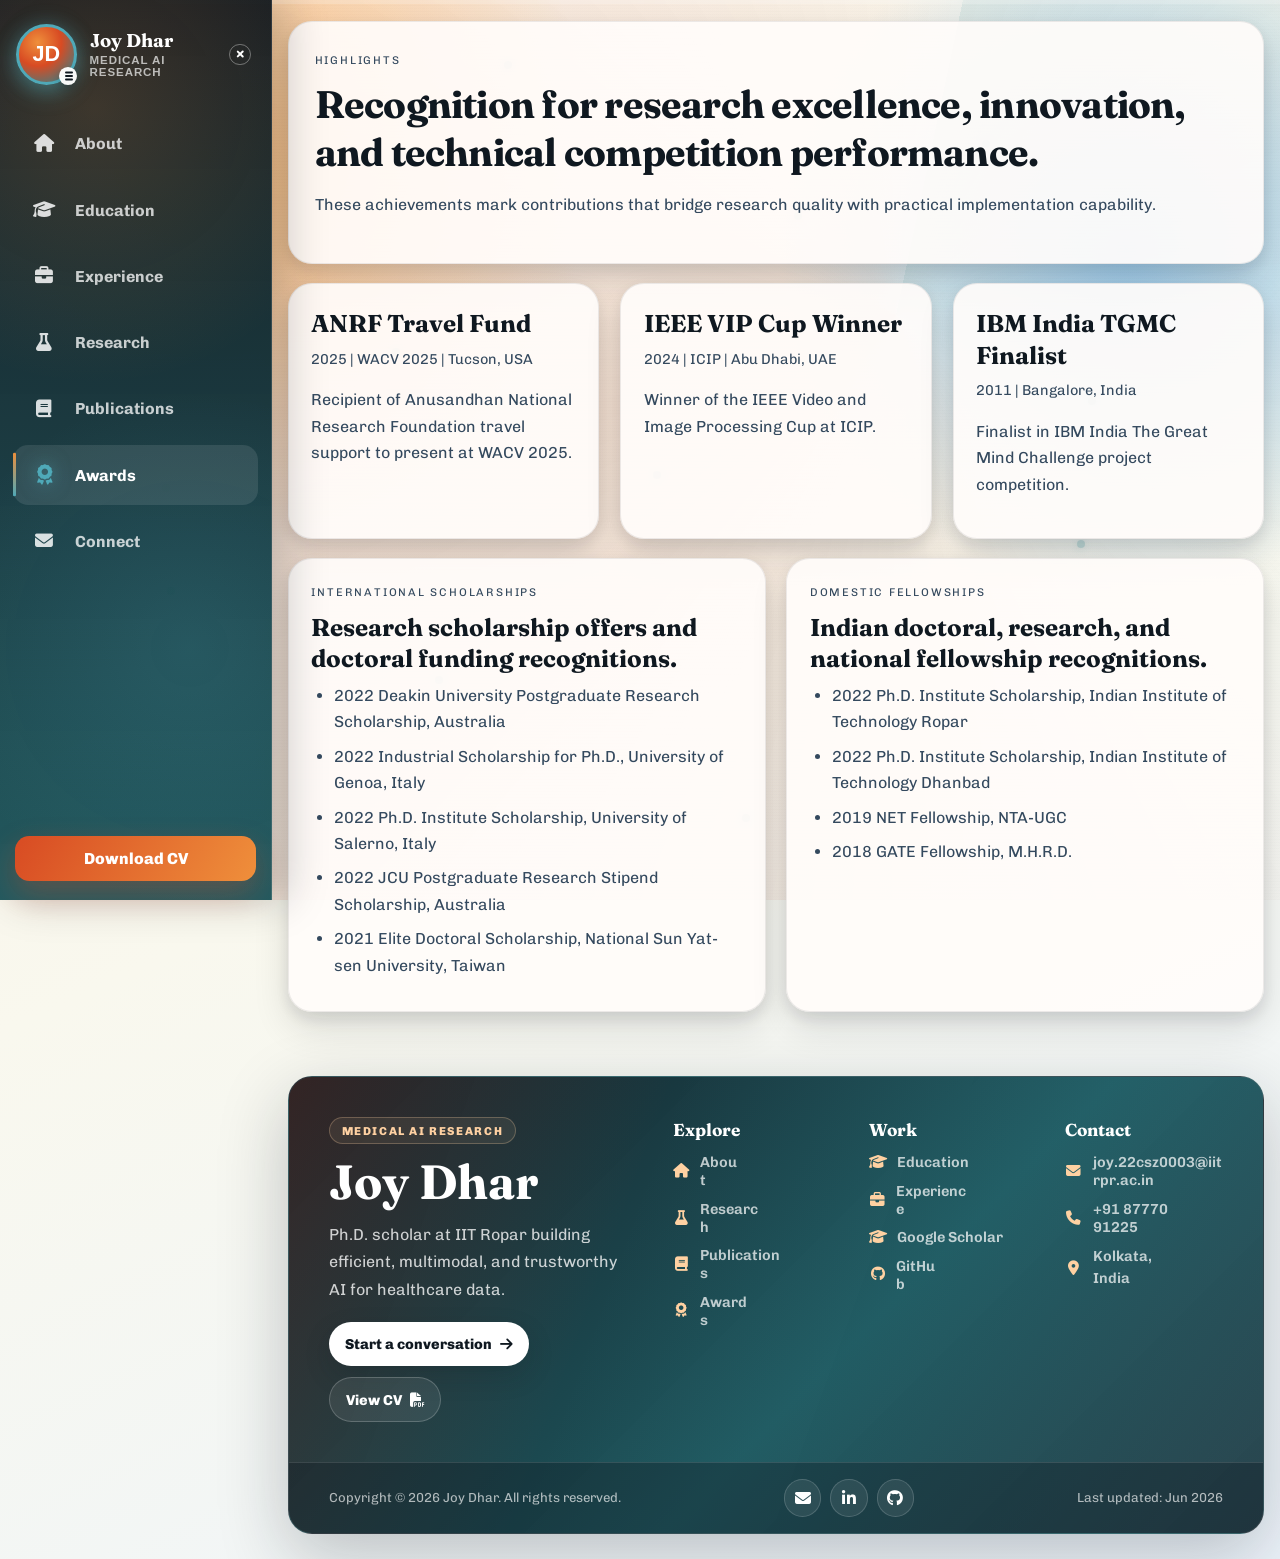
<file: awards.html>
<!DOCTYPE html>
<html lang="en">
<head>
  <meta charset="UTF-8">
  <meta name="viewport" content="width=device-width, initial-scale=1.0">
  <meta name="description" content="Joy Dhar | Awards">
  <title>Joy Dhar | Awards</title>
  <link rel="preconnect" href="https://fonts.googleapis.com">
  <link rel="preconnect" href="https://fonts.gstatic.com" crossorigin>
  <link href="https://fonts.googleapis.com/css2?family=Chivo:wght@400;600;800&family=Fraunces:opsz,wght@9..144,500;9..144,700&display=swap" rel="stylesheet">
  <link rel="stylesheet" href="https://cdnjs.cloudflare.com/ajax/libs/font-awesome/6.5.1/css/all.min.css">
  <link rel="stylesheet" href="styles.css">
</head>
<body class="page-awards">
  <div class="atmosphere"></div>
  <div class="grain-layer"></div>

  <aside class="side-nav expanded" id="sideNav">
    <button class="side-nav-toggle" id="sideNavToggle" type="button" aria-label="Collapse side navigation" aria-expanded="true">
      <span class="side-brand-mark" aria-hidden="true"><span class="side-brand-initials">JD</span></span>
      <span class="side-brand-copy">
        <span class="side-brand-name">Joy Dhar</span>
        <span class="side-brand-role">Medical AI Research</span>
      </span>
      <span class="side-toggle-glyph" aria-hidden="true"></span>
    </button>

    <nav class="side-nav-links" aria-label="Portfolio sections">
      <a class="side-link" href="index.html" data-tooltip="About"><span class="side-icon" aria-hidden="true"><i class="fa-solid fa-house"></i></span><span class="side-text">About</span></a>
      <a class="side-link" href="education.html" data-tooltip="Education"><span class="side-icon" aria-hidden="true"><i class="fa-solid fa-graduation-cap"></i></span><span class="side-text">Education</span></a>
      <a class="side-link" href="experience.html" data-tooltip="Experience"><span class="side-icon" aria-hidden="true"><i class="fa-solid fa-briefcase"></i></span><span class="side-text">Experience</span></a>
      <a class="side-link" href="research.html" data-tooltip="Research"><span class="side-icon" aria-hidden="true"><i class="fa-solid fa-flask"></i></span><span class="side-text">Research</span></a>
      <a class="side-link" href="publications.html" data-tooltip="Publications"><span class="side-icon" aria-hidden="true"><i class="fa-solid fa-book"></i></span><span class="side-text">Publications</span></a>
      <a class="side-link active" href="awards.html" data-tooltip="Awards"><span class="side-icon" aria-hidden="true"><i class="fa-solid fa-award"></i></span><span class="side-text">Awards</span></a>
      <a class="side-link" href="connect.html" data-tooltip="Connect"><span class="side-icon" aria-hidden="true"><i class="fa-solid fa-envelope"></i></span><span class="side-text">Connect</span></a>
    </nav>

    <div class="side-nav-actions">
      <a href="Joy_Dhar_CV.pdf" target="_blank" rel="noopener noreferrer">Download CV</a>
    </div>
  </aside>

  <main class="page-shell">
    <section class="hero card reveal">
      <p class="section-label">Highlights</p>
      <h2>Recognition for research excellence, innovation, and technical competition performance.</h2>
      <p>These achievements mark contributions that bridge research quality with practical implementation capability.</p>
    </section>

    <section class="grid-three reveal">
      <article class="card">
        <h3>ANRF Travel Fund</h3>
        <p class="meta">2025 | WACV 2025 | Tucson, USA</p>
        <p>Recipient of Anusandhan National Research Foundation travel support to present at WACV 2025.</p>
      </article>
      <article class="card">
        <h3>IEEE VIP Cup Winner</h3>
        <p class="meta">2024 | ICIP | Abu Dhabi, UAE</p>
        <p>Winner of the IEEE Video and Image Processing Cup at ICIP.</p>
      </article>
      <article class="card">
        <h3>IBM India TGMC Finalist</h3>
        <p class="meta">2011 | Bangalore, India</p>
        <p>Finalist in IBM India The Great Mind Challenge project competition.</p>
      </article>
    </section>

    <section class="grid-two reveal">
      <article class="card">
        <p class="section-label">International Scholarships</p>
        <h3>Research scholarship offers and doctoral funding recognitions.</h3>
        <ul>
          <li>2022 Deakin University Postgraduate Research Scholarship, Australia</li>
          <li>2022 Industrial Scholarship for Ph.D., University of Genoa, Italy</li>
          <li>2022 Ph.D. Institute Scholarship, University of Salerno, Italy</li>
          <li>2022 JCU Postgraduate Research Stipend Scholarship, Australia</li>
          <li>2021 Elite Doctoral Scholarship, National Sun Yat-sen University, Taiwan</li>
        </ul>
      </article>

      <article class="card">
        <p class="section-label">Domestic Fellowships</p>
        <h3>Indian doctoral, research, and national fellowship recognitions.</h3>
        <ul>
          <li>2022 Ph.D. Institute Scholarship, Indian Institute of Technology Ropar</li>
          <li>2022 Ph.D. Institute Scholarship, Indian Institute of Technology Dhanbad</li>
          <li>2019 NET Fellowship, NTA-UGC</li>
          <li>2018 GATE Fellowship, M.H.R.D.</li>
        </ul>
      </article>
    </section>
  </main>

  <footer class="site-footer" aria-label="Site footer">
    <div class="footer-grid">
      <section class="footer-brand" aria-labelledby="footer-brand-title">
        <p class="footer-kicker">Medical AI Research</p>
        <h2 id="footer-brand-title">Joy Dhar</h2>
        <p>Ph.D. scholar at IIT Ropar building efficient, multimodal, and trustworthy AI for healthcare data.</p>
        <div class="footer-actions">
          <a class="footer-cta" href="mailto:joy.22csz0003@iitrpr.ac.in">
            Start a conversation <i class="fa-solid fa-arrow-right" aria-hidden="true"></i>
          </a>
          <a class="footer-cta secondary" href="Joy_Dhar_CV.pdf" target="_blank" rel="noopener noreferrer">
            View CV <i class="fa-solid fa-file-pdf" aria-hidden="true"></i>
          </a>
        </div>
      </section>

      <nav class="footer-block" aria-label="Footer navigation">
        <p class="footer-title">Explore</p>
        <a href="index.html"><i class="fa-solid fa-house" aria-hidden="true"></i>About</a>
        <a href="research.html"><i class="fa-solid fa-flask" aria-hidden="true"></i>Research</a>
        <a href="publications.html"><i class="fa-solid fa-book" aria-hidden="true"></i>Publications</a>
        <a href="awards.html"><i class="fa-solid fa-award" aria-hidden="true"></i>Awards</a>
      </nav>

      <nav class="footer-block" aria-label="Research links">
        <p class="footer-title">Work</p>
        <a href="education.html"><i class="fa-solid fa-graduation-cap" aria-hidden="true"></i>Education</a>
        <a href="experience.html"><i class="fa-solid fa-briefcase" aria-hidden="true"></i>Experience</a>
        <a href="https://scholar.google.com/citations?user=Rc6ezD0AAAAJ&hl=en" target="_blank" rel="noopener noreferrer"><i class="fa-solid fa-graduation-cap" aria-hidden="true"></i>Google Scholar</a>
        <a href="https://github.com/misti1203" target="_blank" rel="noopener noreferrer"><i class="fa-brands fa-github" aria-hidden="true"></i>GitHub</a>
      </nav>

      <section class="footer-block footer-contact">
        <p class="footer-title">Contact</p>
        <a href="mailto:joy.22csz0003@iitrpr.ac.in"><i class="fa-solid fa-envelope" aria-hidden="true"></i>joy.22csz0003@iitrpr.ac.in</a>
        <a href="tel:+918777091225"><i class="fa-solid fa-phone" aria-hidden="true"></i>+91 87770 91225</a>
        <span><i class="fa-solid fa-location-dot" aria-hidden="true"></i>Kolkata, India</span>
      </section>
    </div>

    <div class="footer-meta">
      <p>Copyright &copy; <span class="current-year">2026</span> Joy Dhar. All rights reserved.</p>
      <div class="footer-social" aria-label="Social profiles">
        <a href="mailto:joy.22csz0003@iitrpr.ac.in" aria-label="Email Joy Dhar"><i class="fa-solid fa-envelope" aria-hidden="true"></i></a>
        <a href="https://linkedin.com/in/joy-dhar-42930a248" target="_blank" rel="noopener noreferrer" aria-label="LinkedIn profile"><i class="fa-brands fa-linkedin-in" aria-hidden="true"></i></a>
        <a href="https://github.com/misti1203" target="_blank" rel="noopener noreferrer" aria-label="GitHub profile"><i class="fa-brands fa-github" aria-hidden="true"></i></a>
      </div>
      <p>Last updated: Jun 2026</p>
    </div>
  </footer>

  <script src="script.js"></script>
</body>
</html>
</file>
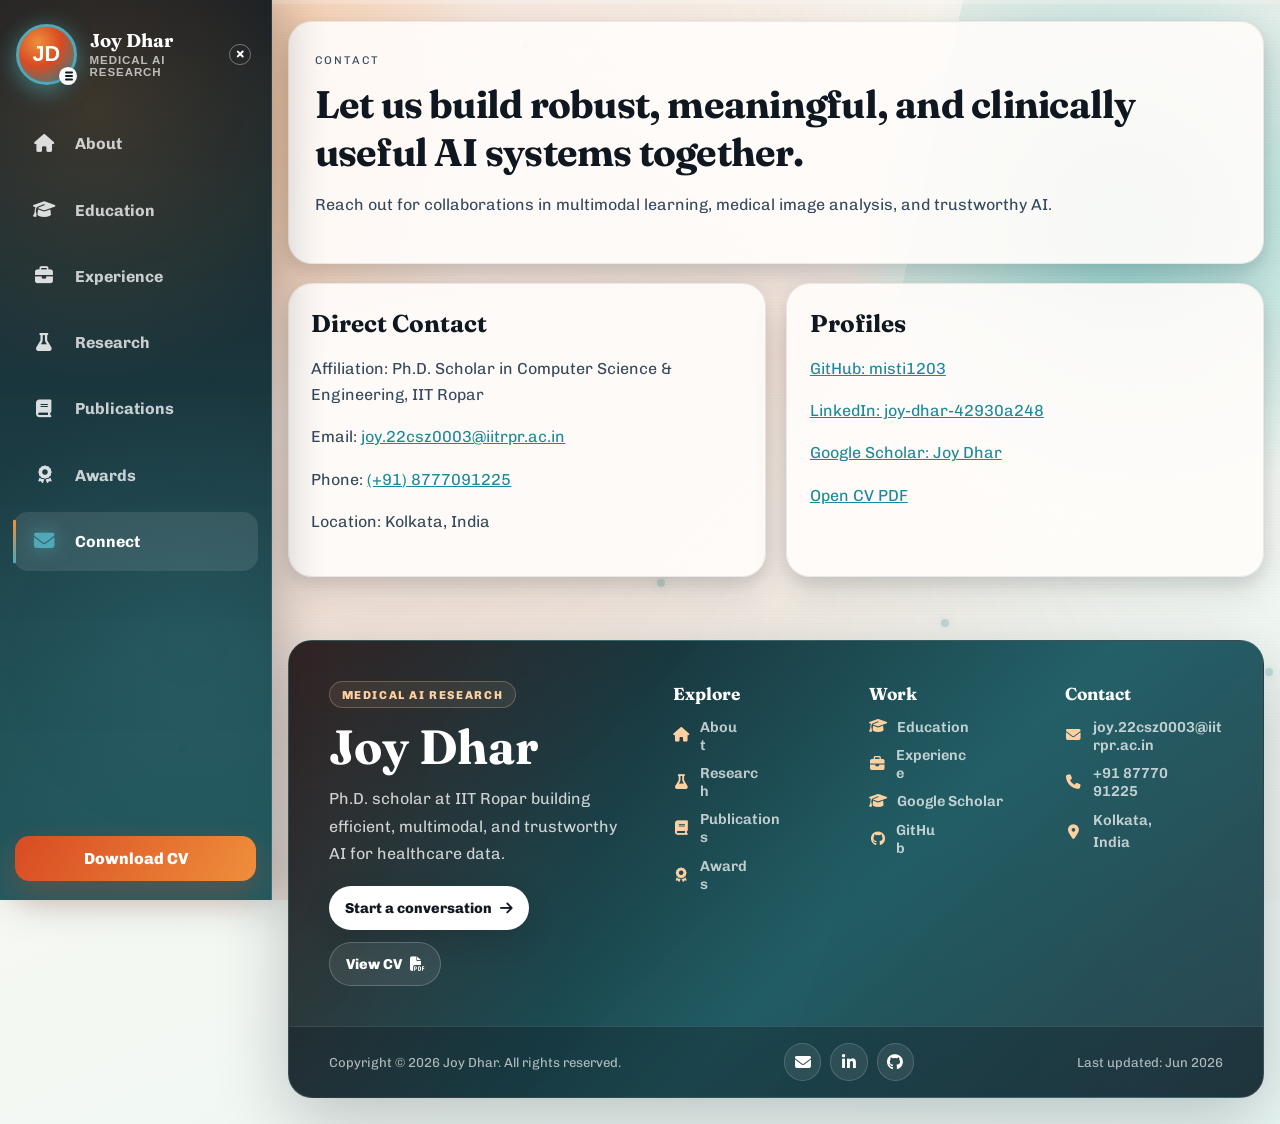
<file: connect.html>
<!DOCTYPE html>
<html lang="en">
<head>
  <meta charset="UTF-8">
  <meta name="viewport" content="width=device-width, initial-scale=1.0">
  <meta name="description" content="Joy Dhar | Connect">
  <title>Joy Dhar | Connect</title>
  <link rel="preconnect" href="https://fonts.googleapis.com">
  <link rel="preconnect" href="https://fonts.gstatic.com" crossorigin>
  <link href="https://fonts.googleapis.com/css2?family=Chivo:wght@400;600;800&family=Fraunces:opsz,wght@9..144,500;9..144,700&display=swap" rel="stylesheet">
  <link rel="stylesheet" href="https://cdnjs.cloudflare.com/ajax/libs/font-awesome/6.5.1/css/all.min.css">
  <link rel="stylesheet" href="styles.css">
</head>
<body class="page-connect">
  <div class="atmosphere"></div>
  <div class="grain-layer"></div>

  <aside class="side-nav expanded" id="sideNav">
    <button class="side-nav-toggle" id="sideNavToggle" type="button" aria-label="Collapse side navigation" aria-expanded="true">
      <span class="side-brand-mark" aria-hidden="true"><span class="side-brand-initials">JD</span></span>
      <span class="side-brand-copy">
        <span class="side-brand-name">Joy Dhar</span>
        <span class="side-brand-role">Medical AI Research</span>
      </span>
      <span class="side-toggle-glyph" aria-hidden="true"></span>
    </button>

    <nav class="side-nav-links" aria-label="Portfolio sections">
      <a class="side-link" href="index.html" data-tooltip="About"><span class="side-icon" aria-hidden="true"><i class="fa-solid fa-house"></i></span><span class="side-text">About</span></a>
      <a class="side-link" href="education.html" data-tooltip="Education"><span class="side-icon" aria-hidden="true"><i class="fa-solid fa-graduation-cap"></i></span><span class="side-text">Education</span></a>
      <a class="side-link" href="experience.html" data-tooltip="Experience"><span class="side-icon" aria-hidden="true"><i class="fa-solid fa-briefcase"></i></span><span class="side-text">Experience</span></a>
      <a class="side-link" href="research.html" data-tooltip="Research"><span class="side-icon" aria-hidden="true"><i class="fa-solid fa-flask"></i></span><span class="side-text">Research</span></a>
      <a class="side-link" href="publications.html" data-tooltip="Publications"><span class="side-icon" aria-hidden="true"><i class="fa-solid fa-book"></i></span><span class="side-text">Publications</span></a>
      <a class="side-link" href="awards.html" data-tooltip="Awards"><span class="side-icon" aria-hidden="true"><i class="fa-solid fa-award"></i></span><span class="side-text">Awards</span></a>
      <a class="side-link active" href="connect.html" data-tooltip="Connect"><span class="side-icon" aria-hidden="true"><i class="fa-solid fa-envelope"></i></span><span class="side-text">Connect</span></a>
    </nav>

    <div class="side-nav-actions">
      <a href="Joy_Dhar_CV.pdf" target="_blank" rel="noopener noreferrer">Download CV</a>
    </div>
  </aside>

  <main class="page-shell">
    <section class="hero card reveal">
      <p class="section-label">Contact</p>
      <h2>Let us build robust, meaningful, and clinically useful AI systems together.</h2>
      <p>Reach out for collaborations in multimodal learning, medical image analysis, and trustworthy AI.</p>
    </section>

    <section class="grid-two reveal">
      <article class="card">
        <h3>Direct Contact</h3>
        <p>Affiliation: Ph.D. Scholar in Computer Science & Engineering, IIT Ropar</p>
        <p>Email: <a href="mailto:joy.22csz0003@iitrpr.ac.in">joy.22csz0003@iitrpr.ac.in</a></p>
        <p>Phone: <a href="tel:+918777091225">(+91) 8777091225</a></p>
        <p>Location: Kolkata, India</p>
      </article>

      <article class="card">
        <h3>Profiles</h3>
        <p><a href="https://github.com/misti1203" target="_blank" rel="noopener noreferrer">GitHub: misti1203</a></p>
        <p><a href="https://linkedin.com/in/joy-dhar-42930a248" target="_blank" rel="noopener noreferrer">LinkedIn: joy-dhar-42930a248</a></p>
        <p><a href="https://scholar.google.com/citations?user=Rc6ezD0AAAAJ&hl=en" target="_blank" rel="noopener noreferrer">Google Scholar: Joy Dhar</a></p>
        <p><a href="Joy_Dhar_CV.pdf" target="_blank" rel="noopener noreferrer">Open CV PDF</a></p>
      </article>
    </section>
  </main>

  <footer class="site-footer" aria-label="Site footer">
    <div class="footer-grid">
      <section class="footer-brand" aria-labelledby="footer-brand-title">
        <p class="footer-kicker">Medical AI Research</p>
        <h2 id="footer-brand-title">Joy Dhar</h2>
        <p>Ph.D. scholar at IIT Ropar building efficient, multimodal, and trustworthy AI for healthcare data.</p>
        <div class="footer-actions">
          <a class="footer-cta" href="mailto:joy.22csz0003@iitrpr.ac.in">
            Start a conversation <i class="fa-solid fa-arrow-right" aria-hidden="true"></i>
          </a>
          <a class="footer-cta secondary" href="Joy_Dhar_CV.pdf" target="_blank" rel="noopener noreferrer">
            View CV <i class="fa-solid fa-file-pdf" aria-hidden="true"></i>
          </a>
        </div>
      </section>

      <nav class="footer-block" aria-label="Footer navigation">
        <p class="footer-title">Explore</p>
        <a href="index.html"><i class="fa-solid fa-house" aria-hidden="true"></i>About</a>
        <a href="research.html"><i class="fa-solid fa-flask" aria-hidden="true"></i>Research</a>
        <a href="publications.html"><i class="fa-solid fa-book" aria-hidden="true"></i>Publications</a>
        <a href="awards.html"><i class="fa-solid fa-award" aria-hidden="true"></i>Awards</a>
      </nav>

      <nav class="footer-block" aria-label="Research links">
        <p class="footer-title">Work</p>
        <a href="education.html"><i class="fa-solid fa-graduation-cap" aria-hidden="true"></i>Education</a>
        <a href="experience.html"><i class="fa-solid fa-briefcase" aria-hidden="true"></i>Experience</a>
        <a href="https://scholar.google.com/citations?user=Rc6ezD0AAAAJ&hl=en" target="_blank" rel="noopener noreferrer"><i class="fa-solid fa-graduation-cap" aria-hidden="true"></i>Google Scholar</a>
        <a href="https://github.com/misti1203" target="_blank" rel="noopener noreferrer"><i class="fa-brands fa-github" aria-hidden="true"></i>GitHub</a>
      </nav>

      <section class="footer-block footer-contact">
        <p class="footer-title">Contact</p>
        <a href="mailto:joy.22csz0003@iitrpr.ac.in"><i class="fa-solid fa-envelope" aria-hidden="true"></i>joy.22csz0003@iitrpr.ac.in</a>
        <a href="tel:+918777091225"><i class="fa-solid fa-phone" aria-hidden="true"></i>+91 87770 91225</a>
        <span><i class="fa-solid fa-location-dot" aria-hidden="true"></i>Kolkata, India</span>
      </section>
    </div>

    <div class="footer-meta">
      <p>Copyright &copy; <span class="current-year">2026</span> Joy Dhar. All rights reserved.</p>
      <div class="footer-social" aria-label="Social profiles">
        <a href="mailto:joy.22csz0003@iitrpr.ac.in" aria-label="Email Joy Dhar"><i class="fa-solid fa-envelope" aria-hidden="true"></i></a>
        <a href="https://linkedin.com/in/joy-dhar-42930a248" target="_blank" rel="noopener noreferrer" aria-label="LinkedIn profile"><i class="fa-brands fa-linkedin-in" aria-hidden="true"></i></a>
        <a href="https://github.com/misti1203" target="_blank" rel="noopener noreferrer" aria-label="GitHub profile"><i class="fa-brands fa-github" aria-hidden="true"></i></a>
      </div>
      <p>Last updated: Jun 2026</p>
    </div>
  </footer>

  <script src="script.js"></script>
</body>
</html>
</file>
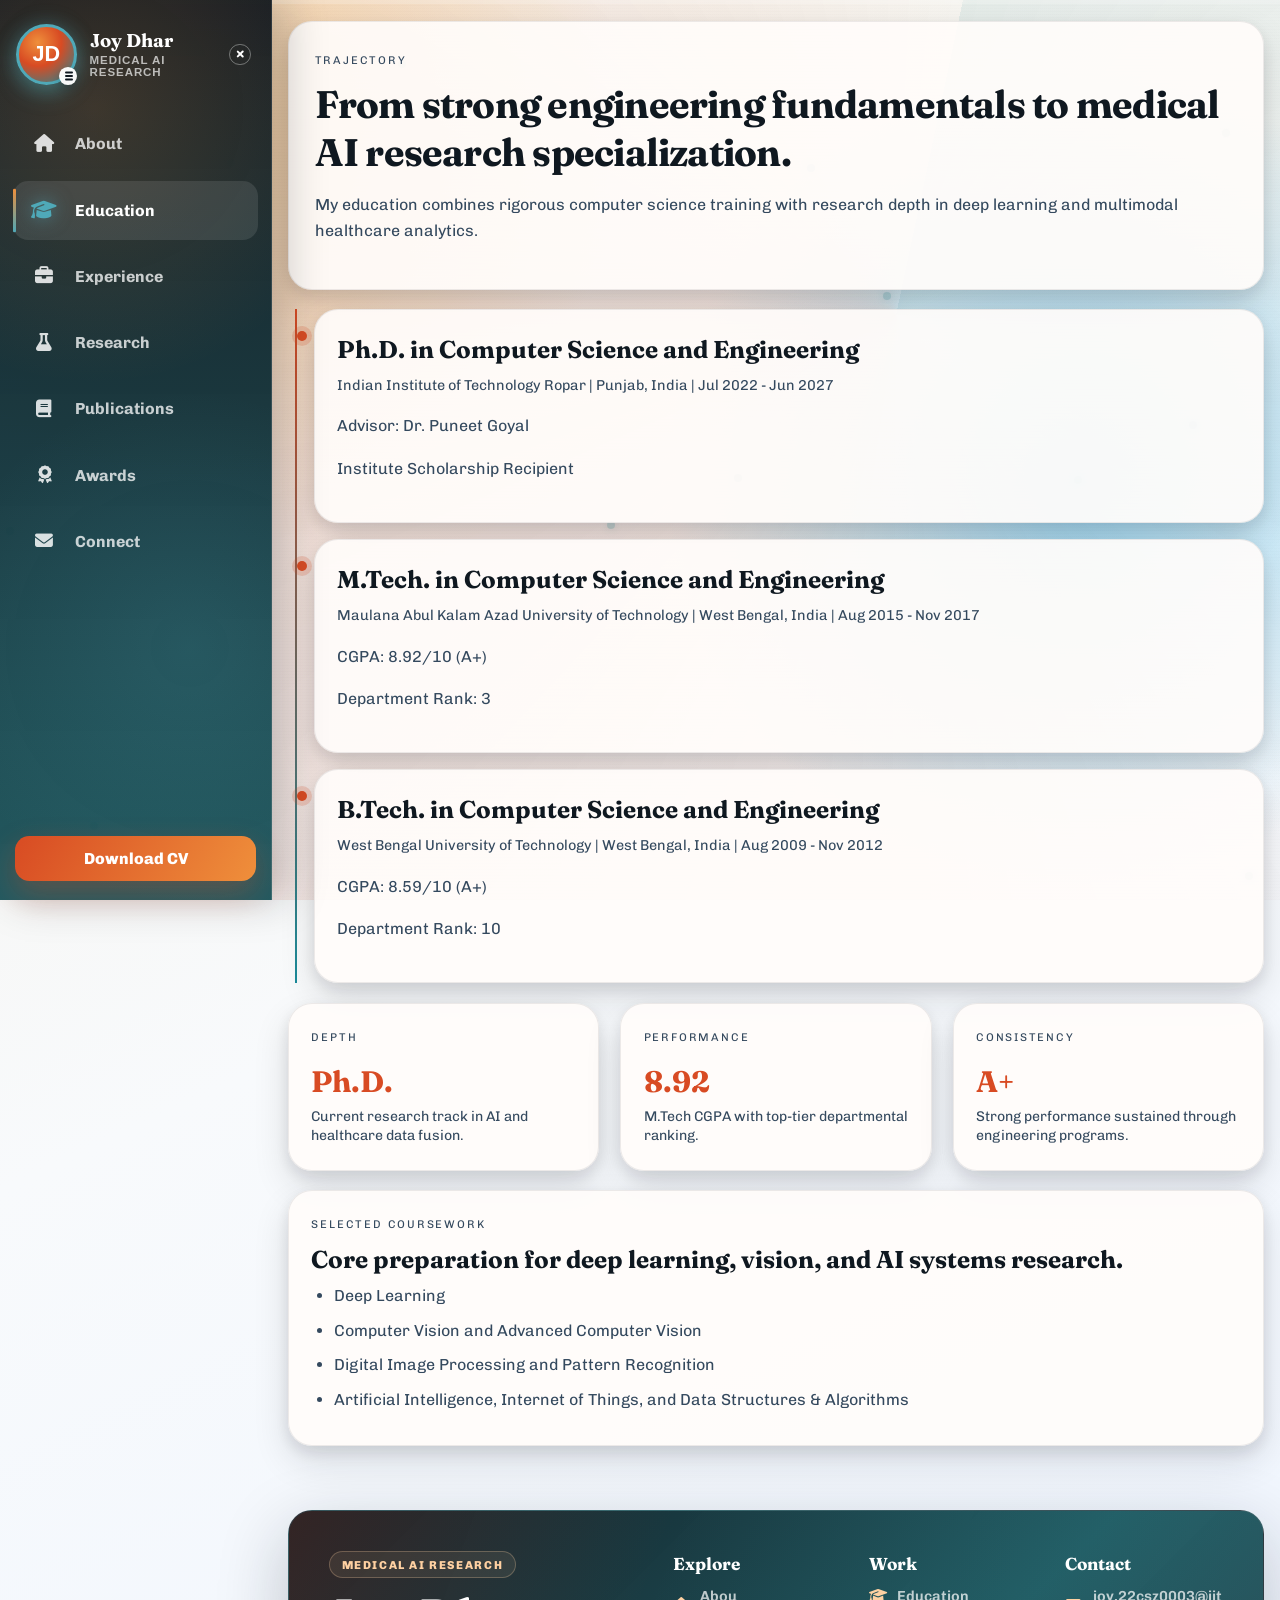
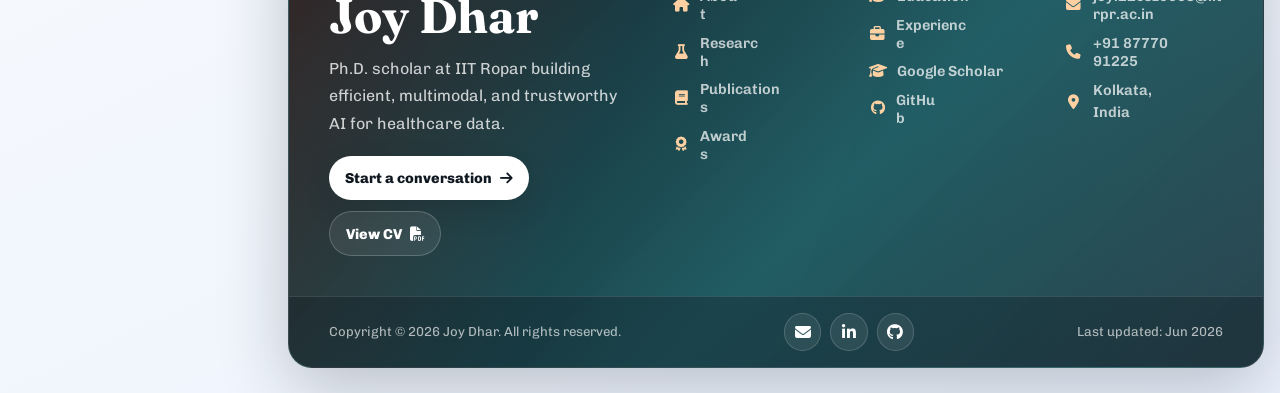
<file: education.html>
<!DOCTYPE html>
<html lang="en">
<head>
  <meta charset="UTF-8">
  <meta name="viewport" content="width=device-width, initial-scale=1.0">
  <meta name="description" content="Joy Dhar | Education">
  <title>Joy Dhar | Education</title>
  <link rel="preconnect" href="https://fonts.googleapis.com">
  <link rel="preconnect" href="https://fonts.gstatic.com" crossorigin>
  <link href="https://fonts.googleapis.com/css2?family=Chivo:wght@400;600;800&family=Fraunces:opsz,wght@9..144,500;9..144,700&display=swap" rel="stylesheet">
  <link rel="stylesheet" href="https://cdnjs.cloudflare.com/ajax/libs/font-awesome/6.5.1/css/all.min.css">
  <link rel="stylesheet" href="styles.css">
</head>
<body class="page-education">
  <div class="atmosphere"></div>
  <div class="grain-layer"></div>

  <aside class="side-nav expanded" id="sideNav">
    <button class="side-nav-toggle" id="sideNavToggle" type="button" aria-label="Collapse side navigation" aria-expanded="true">
      <span class="side-brand-mark" aria-hidden="true"><span class="side-brand-initials">JD</span></span>
      <span class="side-brand-copy">
        <span class="side-brand-name">Joy Dhar</span>
        <span class="side-brand-role">Medical AI Research</span>
      </span>
      <span class="side-toggle-glyph" aria-hidden="true"></span>
    </button>

    <nav class="side-nav-links" aria-label="Portfolio sections">
      <a class="side-link" href="index.html" data-tooltip="About"><span class="side-icon" aria-hidden="true"><i class="fa-solid fa-house"></i></span><span class="side-text">About</span></a>
      <a class="side-link active" href="education.html" data-tooltip="Education"><span class="side-icon" aria-hidden="true"><i class="fa-solid fa-graduation-cap"></i></span><span class="side-text">Education</span></a>
      <a class="side-link" href="experience.html" data-tooltip="Experience"><span class="side-icon" aria-hidden="true"><i class="fa-solid fa-briefcase"></i></span><span class="side-text">Experience</span></a>
      <a class="side-link" href="research.html" data-tooltip="Research"><span class="side-icon" aria-hidden="true"><i class="fa-solid fa-flask"></i></span><span class="side-text">Research</span></a>
      <a class="side-link" href="publications.html" data-tooltip="Publications"><span class="side-icon" aria-hidden="true"><i class="fa-solid fa-book"></i></span><span class="side-text">Publications</span></a>
      <a class="side-link" href="awards.html" data-tooltip="Awards"><span class="side-icon" aria-hidden="true"><i class="fa-solid fa-award"></i></span><span class="side-text">Awards</span></a>
      <a class="side-link" href="connect.html" data-tooltip="Connect"><span class="side-icon" aria-hidden="true"><i class="fa-solid fa-envelope"></i></span><span class="side-text">Connect</span></a>
    </nav>

    <div class="side-nav-actions">
      <a href="Joy_Dhar_CV.pdf" target="_blank" rel="noopener noreferrer">Download CV</a>
    </div>
  </aside>

  <main class="page-shell">
    <section class="hero card reveal">
      <p class="section-label">Trajectory</p>
      <h2>From strong engineering fundamentals to medical AI research specialization.</h2>
      <p>My education combines rigorous computer science training with research depth in deep learning and multimodal healthcare analytics.</p>
    </section>

    <section class="timeline reveal">
      <article class="card timeline-item">
        <h3>Ph.D. in Computer Science and Engineering</h3>
        <p class="meta">Indian Institute of Technology Ropar | Punjab, India | Jul 2022 - Jun 2027</p>
        <p>Advisor: Dr. Puneet Goyal</p>
        <p>Institute Scholarship Recipient</p>
      </article>

      <article class="card timeline-item">
        <h3>M.Tech. in Computer Science and Engineering</h3>
        <p class="meta">Maulana Abul Kalam Azad University of Technology | West Bengal, India | Aug 2015 - Nov 2017</p>
        <p>CGPA: 8.92/10 (A+)</p>
        <p>Department Rank: 3</p>
      </article>

      <article class="card timeline-item">
        <h3>B.Tech. in Computer Science and Engineering</h3>
        <p class="meta">West Bengal University of Technology | West Bengal, India | Aug 2009 - Nov 2012</p>
        <p>CGPA: 8.59/10 (A+)</p>
        <p>Department Rank: 10</p>
      </article>
    </section>

    <section class="grid-three reveal">
      <article class="card kpi">
        <p class="section-label">Depth</p>
        <strong>Ph.D.</strong>
        <span>Current research track in AI and healthcare data fusion.</span>
      </article>
      <article class="card kpi">
        <p class="section-label">Performance</p>
        <strong>8.92</strong>
        <span>M.Tech CGPA with top-tier departmental ranking.</span>
      </article>
      <article class="card kpi">
        <p class="section-label">Consistency</p>
        <strong>A+</strong>
        <span>Strong performance sustained through engineering programs.</span>
      </article>
    </section>

    <section class="card reveal">
      <p class="section-label">Selected Coursework</p>
      <h3>Core preparation for deep learning, vision, and AI systems research.</h3>
      <ul>
        <li>Deep Learning</li>
        <li>Computer Vision and Advanced Computer Vision</li>
        <li>Digital Image Processing and Pattern Recognition</li>
        <li>Artificial Intelligence, Internet of Things, and Data Structures & Algorithms</li>
      </ul>
    </section>
  </main>

  <footer class="site-footer" aria-label="Site footer">
    <div class="footer-grid">
      <section class="footer-brand" aria-labelledby="footer-brand-title">
        <p class="footer-kicker">Medical AI Research</p>
        <h2 id="footer-brand-title">Joy Dhar</h2>
        <p>Ph.D. scholar at IIT Ropar building efficient, multimodal, and trustworthy AI for healthcare data.</p>
        <div class="footer-actions">
          <a class="footer-cta" href="mailto:joy.22csz0003@iitrpr.ac.in">
            Start a conversation <i class="fa-solid fa-arrow-right" aria-hidden="true"></i>
          </a>
          <a class="footer-cta secondary" href="Joy_Dhar_CV.pdf" target="_blank" rel="noopener noreferrer">
            View CV <i class="fa-solid fa-file-pdf" aria-hidden="true"></i>
          </a>
        </div>
      </section>

      <nav class="footer-block" aria-label="Footer navigation">
        <p class="footer-title">Explore</p>
        <a href="index.html"><i class="fa-solid fa-house" aria-hidden="true"></i>About</a>
        <a href="research.html"><i class="fa-solid fa-flask" aria-hidden="true"></i>Research</a>
        <a href="publications.html"><i class="fa-solid fa-book" aria-hidden="true"></i>Publications</a>
        <a href="awards.html"><i class="fa-solid fa-award" aria-hidden="true"></i>Awards</a>
      </nav>

      <nav class="footer-block" aria-label="Research links">
        <p class="footer-title">Work</p>
        <a href="education.html"><i class="fa-solid fa-graduation-cap" aria-hidden="true"></i>Education</a>
        <a href="experience.html"><i class="fa-solid fa-briefcase" aria-hidden="true"></i>Experience</a>
        <a href="https://scholar.google.com/citations?user=Rc6ezD0AAAAJ&hl=en" target="_blank" rel="noopener noreferrer"><i class="fa-solid fa-graduation-cap" aria-hidden="true"></i>Google Scholar</a>
        <a href="https://github.com/misti1203" target="_blank" rel="noopener noreferrer"><i class="fa-brands fa-github" aria-hidden="true"></i>GitHub</a>
      </nav>

      <section class="footer-block footer-contact">
        <p class="footer-title">Contact</p>
        <a href="mailto:joy.22csz0003@iitrpr.ac.in"><i class="fa-solid fa-envelope" aria-hidden="true"></i>joy.22csz0003@iitrpr.ac.in</a>
        <a href="tel:+918777091225"><i class="fa-solid fa-phone" aria-hidden="true"></i>+91 87770 91225</a>
        <span><i class="fa-solid fa-location-dot" aria-hidden="true"></i>Kolkata, India</span>
      </section>
    </div>

    <div class="footer-meta">
      <p>Copyright &copy; <span class="current-year">2026</span> Joy Dhar. All rights reserved.</p>
      <div class="footer-social" aria-label="Social profiles">
        <a href="mailto:joy.22csz0003@iitrpr.ac.in" aria-label="Email Joy Dhar"><i class="fa-solid fa-envelope" aria-hidden="true"></i></a>
        <a href="https://linkedin.com/in/joy-dhar-42930a248" target="_blank" rel="noopener noreferrer" aria-label="LinkedIn profile"><i class="fa-brands fa-linkedin-in" aria-hidden="true"></i></a>
        <a href="https://github.com/misti1203" target="_blank" rel="noopener noreferrer" aria-label="GitHub profile"><i class="fa-brands fa-github" aria-hidden="true"></i></a>
      </div>
      <p>Last updated: Jun 2026</p>
    </div>
  </footer>

  <script src="script.js"></script>
</body>
</html>
</file>
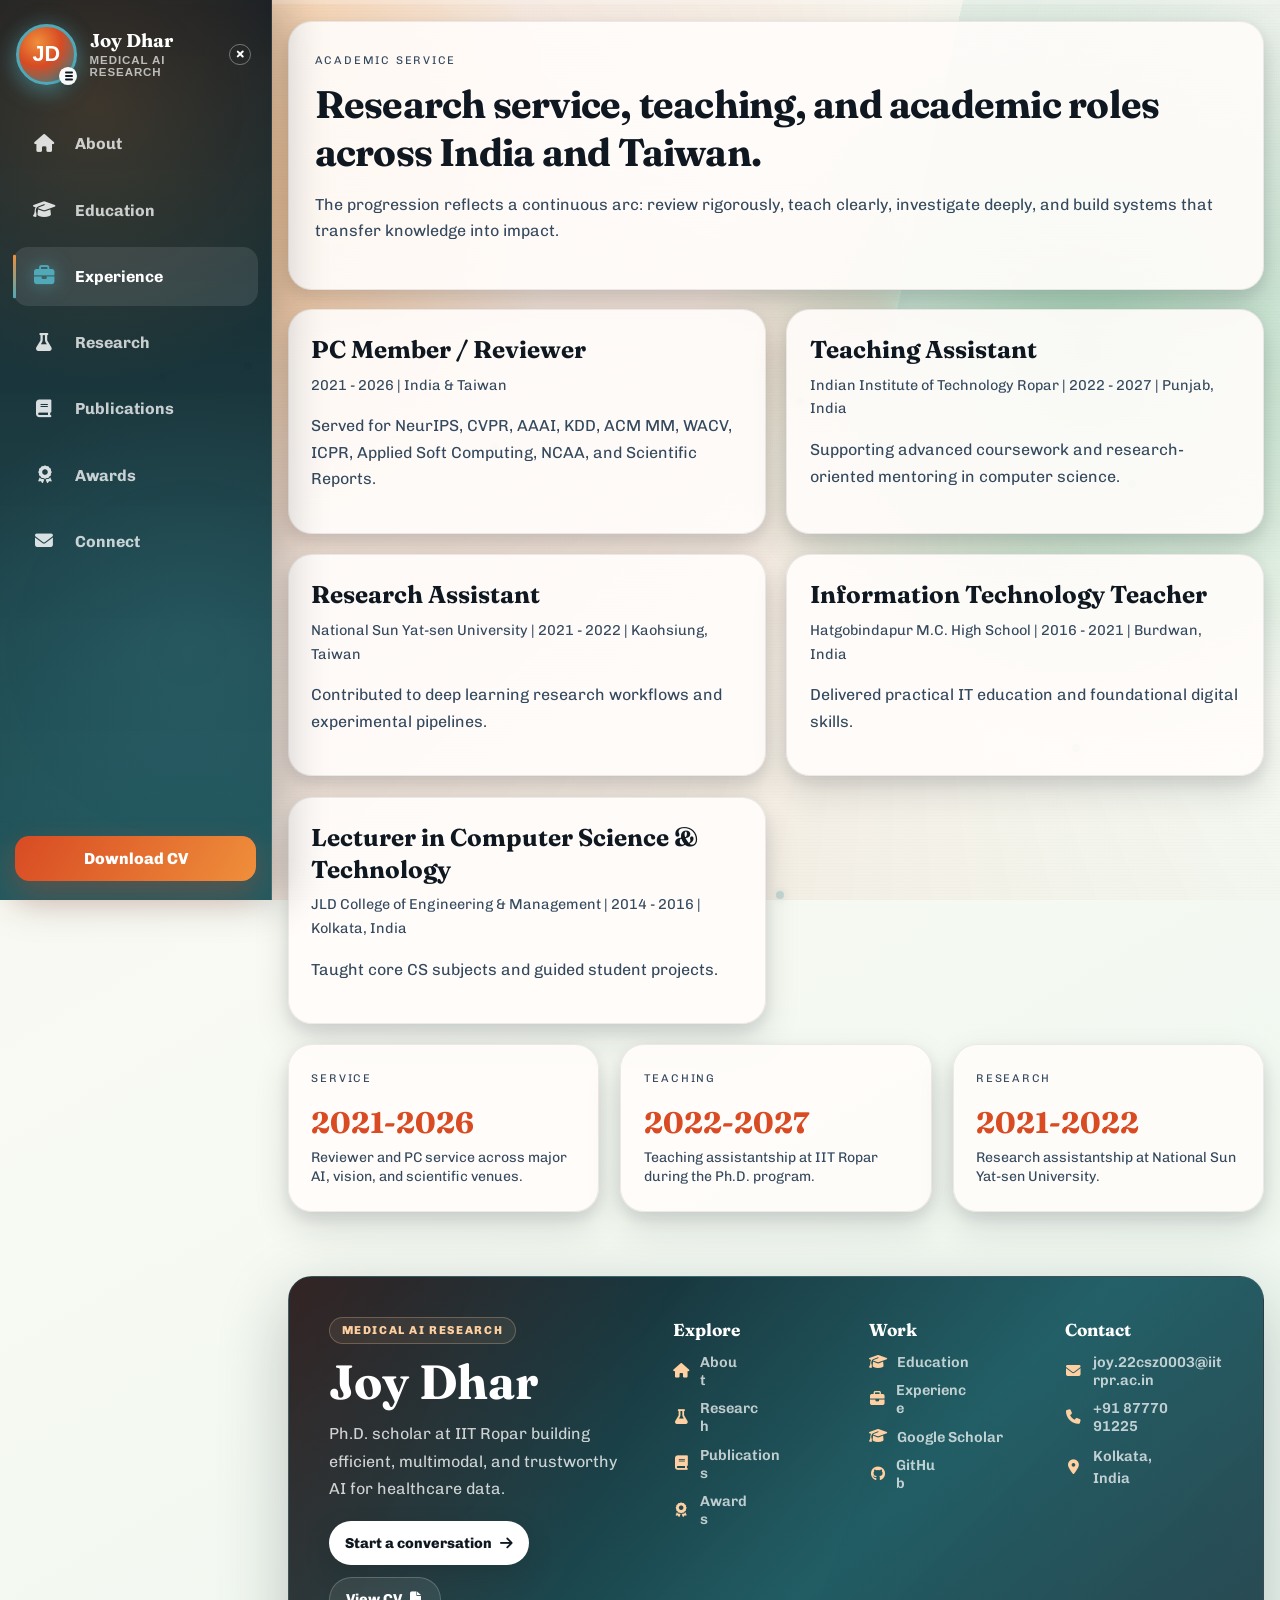
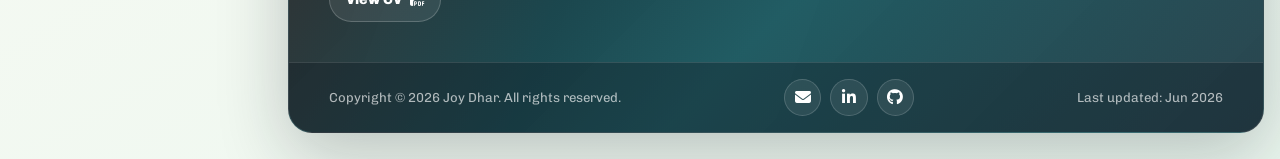
<file: experience.html>
<!DOCTYPE html>
<html lang="en">
<head>
  <meta charset="UTF-8">
  <meta name="viewport" content="width=device-width, initial-scale=1.0">
  <meta name="description" content="Joy Dhar | Experience">
  <title>Joy Dhar | Experience</title>
  <link rel="preconnect" href="https://fonts.googleapis.com">
  <link rel="preconnect" href="https://fonts.gstatic.com" crossorigin>
  <link href="https://fonts.googleapis.com/css2?family=Chivo:wght@400;600;800&family=Fraunces:opsz,wght@9..144,500;9..144,700&display=swap" rel="stylesheet">
  <link rel="stylesheet" href="https://cdnjs.cloudflare.com/ajax/libs/font-awesome/6.5.1/css/all.min.css">
  <link rel="stylesheet" href="styles.css">
</head>
<body class="page-experience">
  <div class="atmosphere"></div>
  <div class="grain-layer"></div>

  <aside class="side-nav expanded" id="sideNav">
    <button class="side-nav-toggle" id="sideNavToggle" type="button" aria-label="Collapse side navigation" aria-expanded="true">
      <span class="side-brand-mark" aria-hidden="true"><span class="side-brand-initials">JD</span></span>
      <span class="side-brand-copy">
        <span class="side-brand-name">Joy Dhar</span>
        <span class="side-brand-role">Medical AI Research</span>
      </span>
      <span class="side-toggle-glyph" aria-hidden="true"></span>
    </button>

    <nav class="side-nav-links" aria-label="Portfolio sections">
      <a class="side-link" href="index.html" data-tooltip="About"><span class="side-icon" aria-hidden="true"><i class="fa-solid fa-house"></i></span><span class="side-text">About</span></a>
      <a class="side-link" href="education.html" data-tooltip="Education"><span class="side-icon" aria-hidden="true"><i class="fa-solid fa-graduation-cap"></i></span><span class="side-text">Education</span></a>
      <a class="side-link active" href="experience.html" data-tooltip="Experience"><span class="side-icon" aria-hidden="true"><i class="fa-solid fa-briefcase"></i></span><span class="side-text">Experience</span></a>
      <a class="side-link" href="research.html" data-tooltip="Research"><span class="side-icon" aria-hidden="true"><i class="fa-solid fa-flask"></i></span><span class="side-text">Research</span></a>
      <a class="side-link" href="publications.html" data-tooltip="Publications"><span class="side-icon" aria-hidden="true"><i class="fa-solid fa-book"></i></span><span class="side-text">Publications</span></a>
      <a class="side-link" href="awards.html" data-tooltip="Awards"><span class="side-icon" aria-hidden="true"><i class="fa-solid fa-award"></i></span><span class="side-text">Awards</span></a>
      <a class="side-link" href="connect.html" data-tooltip="Connect"><span class="side-icon" aria-hidden="true"><i class="fa-solid fa-envelope"></i></span><span class="side-text">Connect</span></a>
    </nav>

    <div class="side-nav-actions">
      <a href="Joy_Dhar_CV.pdf" target="_blank" rel="noopener noreferrer">Download CV</a>
    </div>
  </aside>

  <main class="page-shell">
    <section class="hero card reveal">
      <p class="section-label">Academic Service</p>
      <h2>Research service, teaching, and academic roles across India and Taiwan.</h2>
      <p>The progression reflects a continuous arc: review rigorously, teach clearly, investigate deeply, and build systems that transfer knowledge into impact.</p>
    </section>

    <section class="grid-two reveal">
      <article class="card">
        <h3>PC Member / Reviewer</h3>
        <p class="meta">2021 - 2026 | India & Taiwan</p>
        <p>Served for NeurIPS, CVPR, AAAI, KDD, ACM MM, WACV, ICPR, Applied Soft Computing, NCAA, and Scientific Reports.</p>
      </article>

      <article class="card">
        <h3>Teaching Assistant</h3>
        <p class="meta">Indian Institute of Technology Ropar | 2022 - 2027 | Punjab, India</p>
        <p>Supporting advanced coursework and research-oriented mentoring in computer science.</p>
      </article>

      <article class="card">
        <h3>Research Assistant</h3>
        <p class="meta">National Sun Yat-sen University | 2021 - 2022 | Kaohsiung, Taiwan</p>
        <p>Contributed to deep learning research workflows and experimental pipelines.</p>
      </article>

      <article class="card">
        <h3>Information Technology Teacher</h3>
        <p class="meta">Hatgobindapur M.C. High School | 2016 - 2021 | Burdwan, India</p>
        <p>Delivered practical IT education and foundational digital skills.</p>
      </article>

      <article class="card">
        <h3>Lecturer in Computer Science & Technology</h3>
        <p class="meta">JLD College of Engineering & Management | 2014 - 2016 | Kolkata, India</p>
        <p>Taught core CS subjects and guided student projects.</p>
      </article>
    </section>

    <section class="grid-three reveal">
      <article class="card kpi">
        <p class="section-label">Service</p>
        <strong>2021-2026</strong>
        <span>Reviewer and PC service across major AI, vision, and scientific venues.</span>
      </article>
      <article class="card kpi">
        <p class="section-label">Teaching</p>
        <strong>2022-2027</strong>
        <span>Teaching assistantship at IIT Ropar during the Ph.D. program.</span>
      </article>
      <article class="card kpi">
        <p class="section-label">Research</p>
        <strong>2021-2022</strong>
        <span>Research assistantship at National Sun Yat-sen University.</span>
      </article>
    </section>
  </main>

  <footer class="site-footer" aria-label="Site footer">
    <div class="footer-grid">
      <section class="footer-brand" aria-labelledby="footer-brand-title">
        <p class="footer-kicker">Medical AI Research</p>
        <h2 id="footer-brand-title">Joy Dhar</h2>
        <p>Ph.D. scholar at IIT Ropar building efficient, multimodal, and trustworthy AI for healthcare data.</p>
        <div class="footer-actions">
          <a class="footer-cta" href="mailto:joy.22csz0003@iitrpr.ac.in">
            Start a conversation <i class="fa-solid fa-arrow-right" aria-hidden="true"></i>
          </a>
          <a class="footer-cta secondary" href="Joy_Dhar_CV.pdf" target="_blank" rel="noopener noreferrer">
            View CV <i class="fa-solid fa-file-pdf" aria-hidden="true"></i>
          </a>
        </div>
      </section>

      <nav class="footer-block" aria-label="Footer navigation">
        <p class="footer-title">Explore</p>
        <a href="index.html"><i class="fa-solid fa-house" aria-hidden="true"></i>About</a>
        <a href="research.html"><i class="fa-solid fa-flask" aria-hidden="true"></i>Research</a>
        <a href="publications.html"><i class="fa-solid fa-book" aria-hidden="true"></i>Publications</a>
        <a href="awards.html"><i class="fa-solid fa-award" aria-hidden="true"></i>Awards</a>
      </nav>

      <nav class="footer-block" aria-label="Research links">
        <p class="footer-title">Work</p>
        <a href="education.html"><i class="fa-solid fa-graduation-cap" aria-hidden="true"></i>Education</a>
        <a href="experience.html"><i class="fa-solid fa-briefcase" aria-hidden="true"></i>Experience</a>
        <a href="https://scholar.google.com/citations?user=Rc6ezD0AAAAJ&hl=en" target="_blank" rel="noopener noreferrer"><i class="fa-solid fa-graduation-cap" aria-hidden="true"></i>Google Scholar</a>
        <a href="https://github.com/misti1203" target="_blank" rel="noopener noreferrer"><i class="fa-brands fa-github" aria-hidden="true"></i>GitHub</a>
      </nav>

      <section class="footer-block footer-contact">
        <p class="footer-title">Contact</p>
        <a href="mailto:joy.22csz0003@iitrpr.ac.in"><i class="fa-solid fa-envelope" aria-hidden="true"></i>joy.22csz0003@iitrpr.ac.in</a>
        <a href="tel:+918777091225"><i class="fa-solid fa-phone" aria-hidden="true"></i>+91 87770 91225</a>
        <span><i class="fa-solid fa-location-dot" aria-hidden="true"></i>Kolkata, India</span>
      </section>
    </div>

    <div class="footer-meta">
      <p>Copyright &copy; <span class="current-year">2026</span> Joy Dhar. All rights reserved.</p>
      <div class="footer-social" aria-label="Social profiles">
        <a href="mailto:joy.22csz0003@iitrpr.ac.in" aria-label="Email Joy Dhar"><i class="fa-solid fa-envelope" aria-hidden="true"></i></a>
        <a href="https://linkedin.com/in/joy-dhar-42930a248" target="_blank" rel="noopener noreferrer" aria-label="LinkedIn profile"><i class="fa-brands fa-linkedin-in" aria-hidden="true"></i></a>
        <a href="https://github.com/misti1203" target="_blank" rel="noopener noreferrer" aria-label="GitHub profile"><i class="fa-brands fa-github" aria-hidden="true"></i></a>
      </div>
      <p>Last updated: Jun 2026</p>
    </div>
  </footer>

  <script src="script.js"></script>
</body>
</html>
</file>
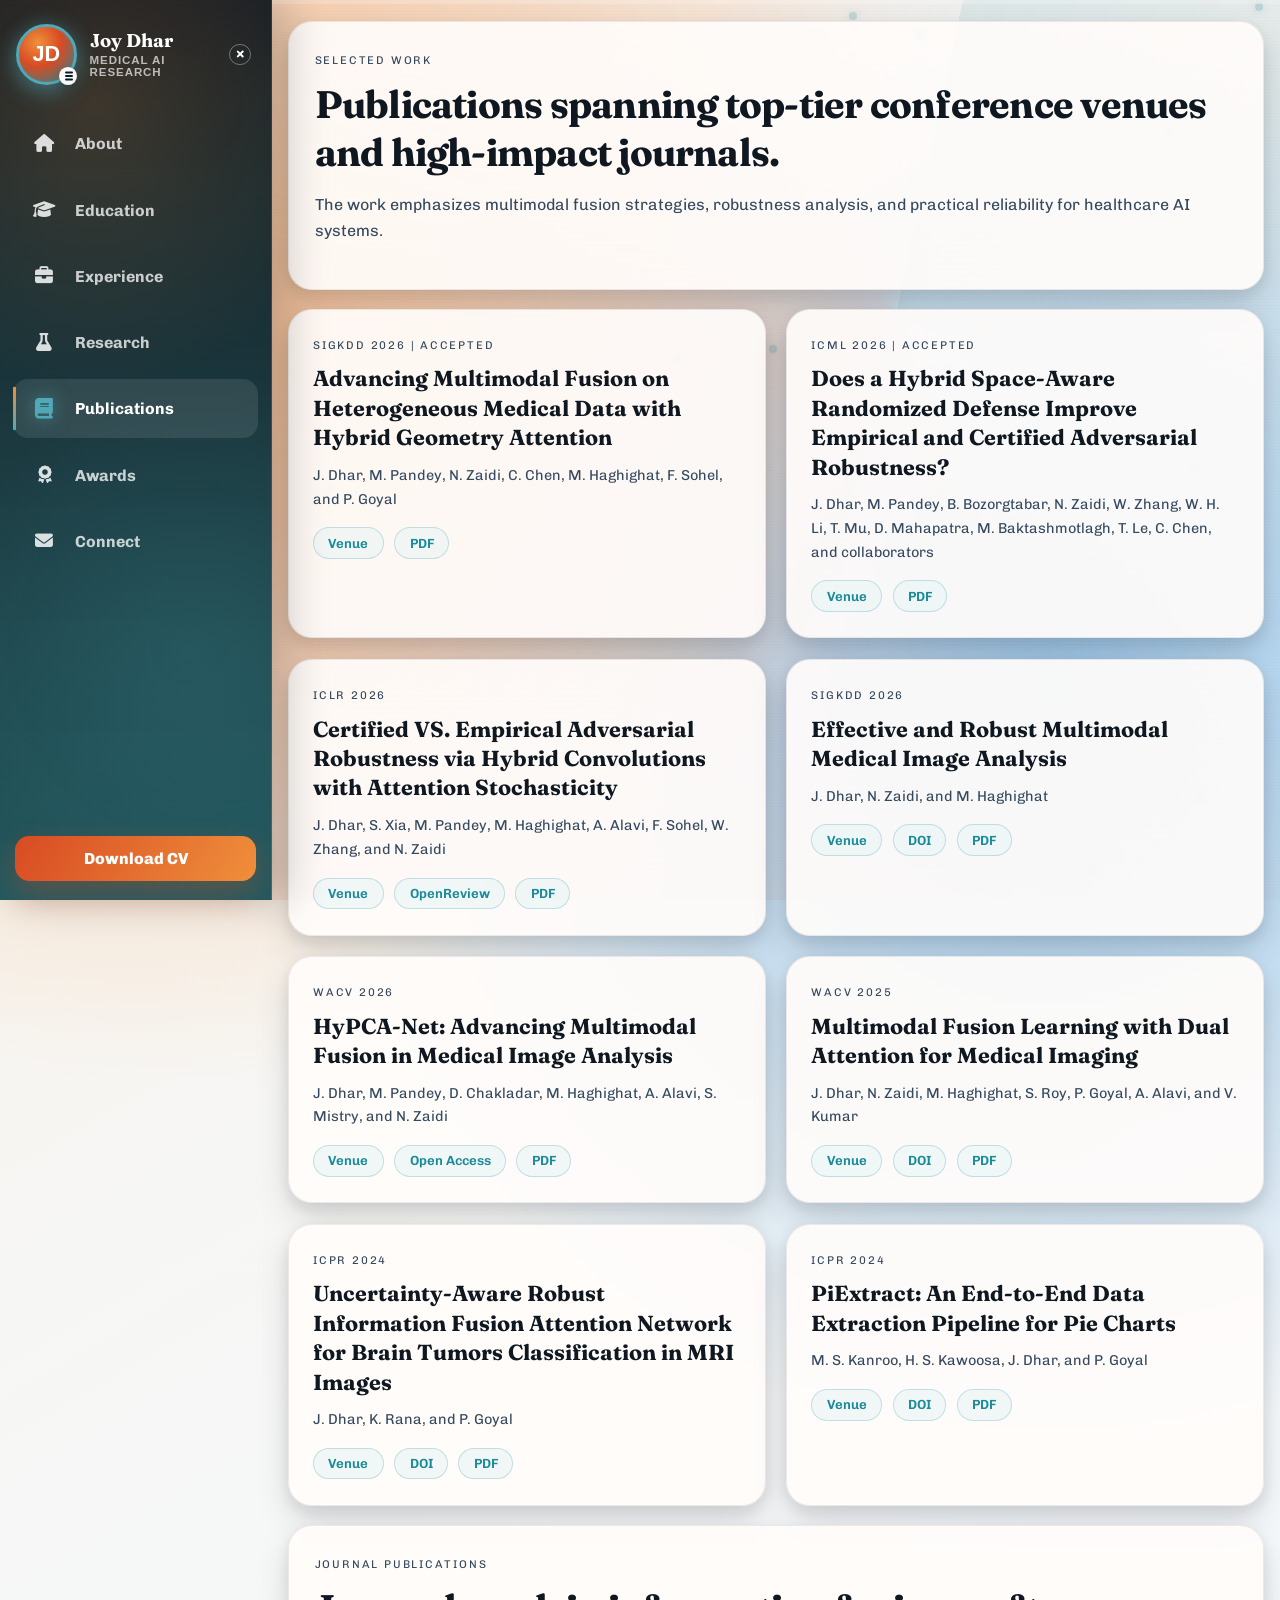
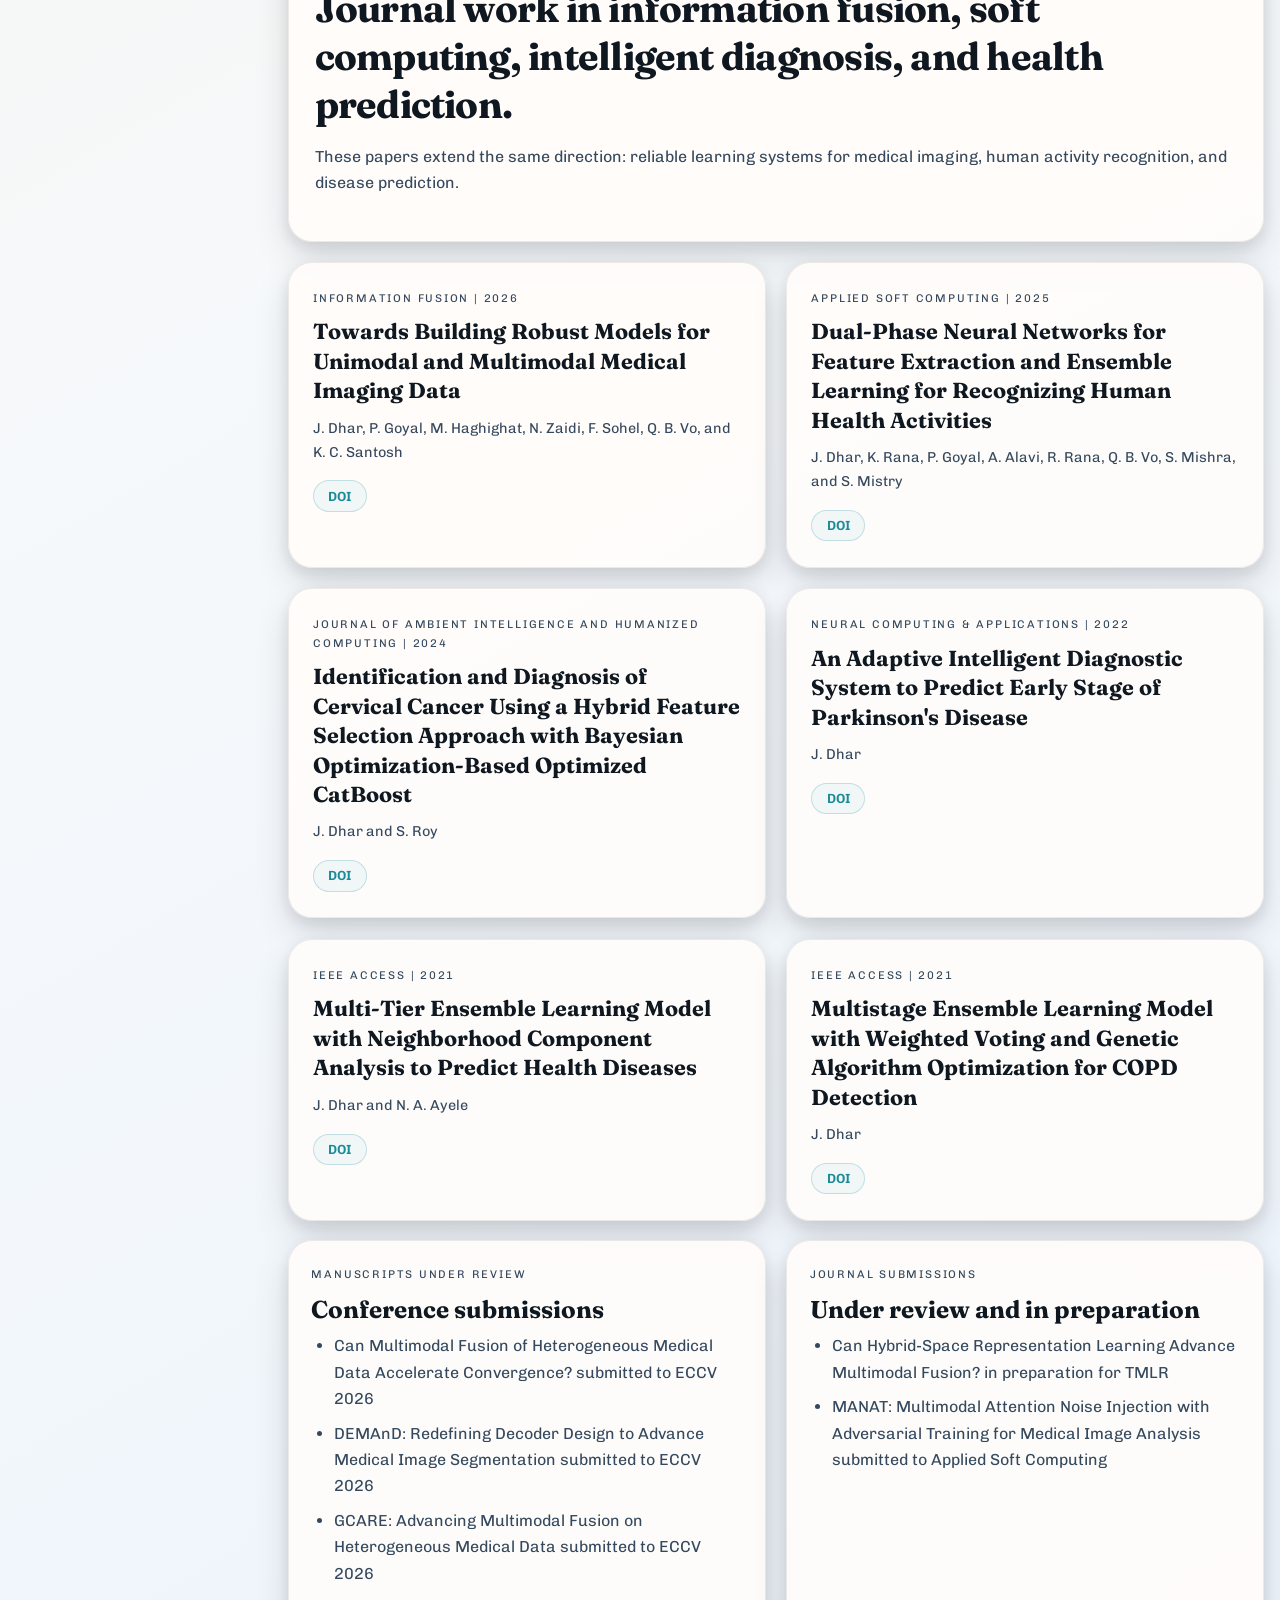
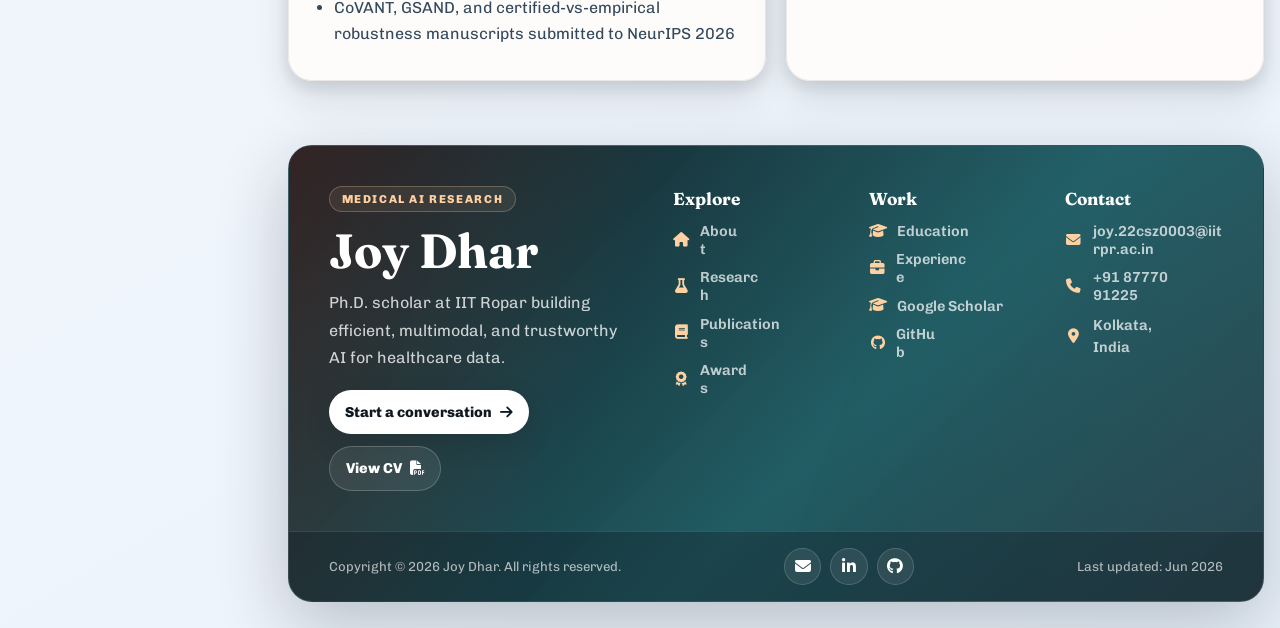
<file: publications.html>
<!DOCTYPE html>
<html lang="en">
<head>
  <meta charset="UTF-8">
  <meta name="viewport" content="width=device-width, initial-scale=1.0">
  <meta name="description" content="Joy Dhar | Publications">
  <title>Joy Dhar | Publications</title>
  <link rel="preconnect" href="https://fonts.googleapis.com">
  <link rel="preconnect" href="https://fonts.gstatic.com" crossorigin>
  <link href="https://fonts.googleapis.com/css2?family=Chivo:wght@400;600;800&family=Fraunces:opsz,wght@9..144,500;9..144,700&display=swap" rel="stylesheet">
  <link rel="stylesheet" href="https://cdnjs.cloudflare.com/ajax/libs/font-awesome/6.5.1/css/all.min.css">
  <link rel="stylesheet" href="styles.css">
</head>
<body class="page-publications">
  <div class="atmosphere"></div>
  <div class="grain-layer"></div>

  <aside class="side-nav expanded" id="sideNav">
    <button class="side-nav-toggle" id="sideNavToggle" type="button" aria-label="Collapse side navigation" aria-expanded="true">
      <span class="side-brand-mark" aria-hidden="true"><span class="side-brand-initials">JD</span></span>
      <span class="side-brand-copy">
        <span class="side-brand-name">Joy Dhar</span>
        <span class="side-brand-role">Medical AI Research</span>
      </span>
      <span class="side-toggle-glyph" aria-hidden="true"></span>
    </button>

    <nav class="side-nav-links" aria-label="Portfolio sections">
      <a class="side-link" href="index.html" data-tooltip="About"><span class="side-icon" aria-hidden="true"><i class="fa-solid fa-house"></i></span><span class="side-text">About</span></a>
      <a class="side-link" href="education.html" data-tooltip="Education"><span class="side-icon" aria-hidden="true"><i class="fa-solid fa-graduation-cap"></i></span><span class="side-text">Education</span></a>
      <a class="side-link" href="experience.html" data-tooltip="Experience"><span class="side-icon" aria-hidden="true"><i class="fa-solid fa-briefcase"></i></span><span class="side-text">Experience</span></a>
      <a class="side-link" href="research.html" data-tooltip="Research"><span class="side-icon" aria-hidden="true"><i class="fa-solid fa-flask"></i></span><span class="side-text">Research</span></a>
      <a class="side-link active" href="publications.html" data-tooltip="Publications"><span class="side-icon" aria-hidden="true"><i class="fa-solid fa-book"></i></span><span class="side-text">Publications</span></a>
      <a class="side-link" href="awards.html" data-tooltip="Awards"><span class="side-icon" aria-hidden="true"><i class="fa-solid fa-award"></i></span><span class="side-text">Awards</span></a>
      <a class="side-link" href="connect.html" data-tooltip="Connect"><span class="side-icon" aria-hidden="true"><i class="fa-solid fa-envelope"></i></span><span class="side-text">Connect</span></a>
    </nav>

    <div class="side-nav-actions">
      <a href="Joy_Dhar_CV.pdf" target="_blank" rel="noopener noreferrer">Download CV</a>
    </div>
  </aside>

  <main class="page-shell">
    <section class="hero card reveal">
      <p class="section-label">Selected Work</p>
      <h2>Publications spanning top-tier conference venues and high-impact journals.</h2>
      <p>The work emphasizes multimodal fusion strategies, robustness analysis, and practical reliability for healthcare AI systems.</p>
    </section>

    <section class="publication-grid reveal">
      <article class="card publication-card tilt-card">
        <p class="section-label">SIGKDD 2026 | Accepted</p>
        <h3>Advancing Multimodal Fusion on Heterogeneous Medical Data with Hybrid Geometry Attention</h3>
        <p class="meta">J. Dhar, M. Pandey, N. Zaidi, C. Chen, M. Haghighat, F. Sohel, and P. Goyal</p>
        <div class="action-row">
          <a class="chip" href="https://kdd.org/kdd2026/" target="_blank" rel="noopener noreferrer">Venue</a>
          <a class="chip" href="Joy_Dhar_CV.pdf" target="_blank" rel="noopener noreferrer">PDF</a>
        </div>
      </article>

      <article class="card publication-card tilt-card">
        <p class="section-label">ICML 2026 | Accepted</p>
        <h3>Does a Hybrid Space-Aware Randomized Defense Improve Empirical and Certified Adversarial Robustness?</h3>
        <p class="meta">J. Dhar, M. Pandey, B. Bozorgtabar, N. Zaidi, W. Zhang, W. H. Li, T. Mu, D. Mahapatra, M. Baktashmotlagh, T. Le, C. Chen, and collaborators</p>
        <div class="action-row">
          <a class="chip" href="https://icml.cc/" target="_blank" rel="noopener noreferrer">Venue</a>
          <a class="chip" href="Joy_Dhar_CV.pdf" target="_blank" rel="noopener noreferrer">PDF</a>
        </div>
      </article>

      <article class="card publication-card tilt-card">
        <p class="section-label">ICLR 2026</p>
        <h3>Certified VS. Empirical Adversarial Robustness via Hybrid Convolutions with Attention Stochasticity</h3>
        <p class="meta">J. Dhar, S. Xia, M. Pandey, M. Haghighat, A. Alavi, F. Sohel, W. Zhang, and N. Zaidi</p>
        <div class="action-row">
          <a class="chip" href="https://iclr.cc/" target="_blank" rel="noopener noreferrer">Venue</a>
          <a class="chip" href="https://openreview.net/forum?id=sYk9GaFHEf" target="_blank" rel="noopener noreferrer">OpenReview</a>
          <a class="chip" href="Joy_Dhar_CV.pdf" target="_blank" rel="noopener noreferrer">PDF</a>
        </div>
      </article>

      <article class="card publication-card tilt-card">
        <p class="section-label">SIGKDD 2026</p>
        <h3>Effective and Robust Multimodal Medical Image Analysis</h3>
        <p class="meta">J. Dhar, N. Zaidi, and M. Haghighat</p>
        <div class="action-row">
          <a class="chip" href="https://kdd.org/kdd2026/" target="_blank" rel="noopener noreferrer">Venue</a>
          <a class="chip" href="https://dl.acm.org/doi/10.1145/3770854.3780331" target="_blank" rel="noopener noreferrer">DOI</a>
          <a class="chip" href="Joy_Dhar_CV.pdf" target="_blank" rel="noopener noreferrer">PDF</a>
        </div>
      </article>

      <article class="card publication-card tilt-card">
        <p class="section-label">WACV 2026</p>
        <h3>HyPCA-Net: Advancing Multimodal Fusion in Medical Image Analysis</h3>
        <p class="meta">J. Dhar, M. Pandey, D. Chakladar, M. Haghighat, A. Alavi, S. Mistry, and N. Zaidi</p>
        <div class="action-row">
          <a class="chip" href="https://wacv.thecvf.com/" target="_blank" rel="noopener noreferrer">Venue</a>
          <a class="chip" href="https://openaccess.thecvf.com/content/WACV2026/html/Dhar_HyPCA-Net_Advancing_Multimodal_Fusion_in_Medical_Image_Analysis_WACV_2026_paper.html" target="_blank" rel="noopener noreferrer">Open Access</a>
          <a class="chip" href="Joy_Dhar_CV.pdf" target="_blank" rel="noopener noreferrer">PDF</a>
        </div>
      </article>

      <article class="card publication-card tilt-card">
        <p class="section-label">WACV 2025</p>
        <h3>Multimodal Fusion Learning with Dual Attention for Medical Imaging</h3>
        <p class="meta">J. Dhar, N. Zaidi, M. Haghighat, S. Roy, P. Goyal, A. Alavi, and V. Kumar</p>
        <div class="action-row">
          <a class="chip" href="https://wacv.thecvf.com/" target="_blank" rel="noopener noreferrer">Venue</a>
          <a class="chip" href="https://doi.org/10.1109/WACV61041.2025.00428" target="_blank" rel="noopener noreferrer">DOI</a>
          <a class="chip" href="Joy_Dhar_CV.pdf" target="_blank" rel="noopener noreferrer">PDF</a>
        </div>
      </article>

      <article class="card publication-card tilt-card">
        <p class="section-label">ICPR 2024</p>
        <h3>Uncertainty-Aware Robust Information Fusion Attention Network for Brain Tumors Classification in MRI Images</h3>
        <p class="meta">J. Dhar, K. Rana, and P. Goyal</p>
        <div class="action-row">
          <a class="chip" href="https://iapr.org/" target="_blank" rel="noopener noreferrer">Venue</a>
          <a class="chip" href="https://doi.org/10.1007/978-3-031-78398-2_21" target="_blank" rel="noopener noreferrer">DOI</a>
          <a class="chip" href="Joy_Dhar_CV.pdf" target="_blank" rel="noopener noreferrer">PDF</a>
        </div>
      </article>

      <article class="card publication-card tilt-card">
        <p class="section-label">ICPR 2024</p>
        <h3>PiExtract: An End-to-End Data Extraction Pipeline for Pie Charts</h3>
        <p class="meta">M. S. Kanroo, H. S. Kawoosa, J. Dhar, and P. Goyal</p>
        <div class="action-row">
          <a class="chip" href="https://iapr.org/" target="_blank" rel="noopener noreferrer">Venue</a>
          <a class="chip" href="https://doi.org/10.1007/978-3-031-78122-3_3" target="_blank" rel="noopener noreferrer">DOI</a>
          <a class="chip" href="Joy_Dhar_CV.pdf" target="_blank" rel="noopener noreferrer">PDF</a>
        </div>
      </article>
    </section>

    <section class="hero card reveal">
      <p class="section-label">Journal Publications</p>
      <h2>Journal work in information fusion, soft computing, intelligent diagnosis, and health prediction.</h2>
      <p>These papers extend the same direction: reliable learning systems for medical imaging, human activity recognition, and disease prediction.</p>
    </section>

    <section class="publication-grid reveal">
      <article class="card publication-card tilt-card">
        <p class="section-label">Information Fusion | 2026</p>
        <h3>Towards Building Robust Models for Unimodal and Multimodal Medical Imaging Data</h3>
        <p class="meta">J. Dhar, P. Goyal, M. Haghighat, N. Zaidi, F. Sohel, Q. B. Vo, and K. C. Santosh</p>
        <div class="action-row">
          <a class="chip" href="https://doi.org/10.1016/j.inffus.2025.103822" target="_blank" rel="noopener noreferrer">DOI</a>
        </div>
      </article>
      <article class="card publication-card tilt-card">
        <p class="section-label">Applied Soft Computing | 2025</p>
        <h3>Dual-Phase Neural Networks for Feature Extraction and Ensemble Learning for Recognizing Human Health Activities</h3>
        <p class="meta">J. Dhar, K. Rana, P. Goyal, A. Alavi, R. Rana, Q. B. Vo, S. Mishra, and S. Mistry</p>
        <div class="action-row">
          <a class="chip" href="https://doi.org/10.1016/j.asoc.2024.112550" target="_blank" rel="noopener noreferrer">DOI</a>
        </div>
      </article>
      <article class="card publication-card tilt-card">
        <p class="section-label">Journal of Ambient Intelligence and Humanized Computing | 2024</p>
        <h3>Identification and Diagnosis of Cervical Cancer Using a Hybrid Feature Selection Approach with Bayesian Optimization-Based Optimized CatBoost</h3>
        <p class="meta">J. Dhar and S. Roy</p>
        <div class="action-row">
          <a class="chip" href="https://doi.org/10.1007/s12652-024-04825-8" target="_blank" rel="noopener noreferrer">DOI</a>
        </div>
      </article>
      <article class="card publication-card tilt-card">
        <p class="section-label">Neural Computing & Applications | 2022</p>
        <h3>An Adaptive Intelligent Diagnostic System to Predict Early Stage of Parkinson's Disease</h3>
        <p class="meta">J. Dhar</p>
        <div class="action-row">
          <a class="chip" href="https://doi.org/10.1007/s00521-021-06612-4" target="_blank" rel="noopener noreferrer">DOI</a>
        </div>
      </article>
      <article class="card publication-card tilt-card">
        <p class="section-label">IEEE Access | 2021</p>
        <h3>Multi-Tier Ensemble Learning Model with Neighborhood Component Analysis to Predict Health Diseases</h3>
        <p class="meta">J. Dhar and N. A. Ayele</p>
        <div class="action-row">
          <a class="chip" href="https://doi.org/10.1109/ACCESS.2021.3117963" target="_blank" rel="noopener noreferrer">DOI</a>
        </div>
      </article>
      <article class="card publication-card tilt-card">
        <p class="section-label">IEEE Access | 2021</p>
        <h3>Multistage Ensemble Learning Model with Weighted Voting and Genetic Algorithm Optimization for COPD Detection</h3>
        <p class="meta">J. Dhar</p>
        <div class="action-row">
          <a class="chip" href="https://doi.org/10.1109/ACCESS.2021.3067949" target="_blank" rel="noopener noreferrer">DOI</a>
        </div>
      </article>
    </section>

    <section class="grid-two reveal">
      <article class="card">
        <p class="section-label">Manuscripts Under Review</p>
        <h3>Conference submissions</h3>
        <ul>
          <li>Can Multimodal Fusion of Heterogeneous Medical Data Accelerate Convergence? submitted to ECCV 2026</li>
          <li>DEMAnD: Redefining Decoder Design to Advance Medical Image Segmentation submitted to ECCV 2026</li>
          <li>GCARE: Advancing Multimodal Fusion on Heterogeneous Medical Data submitted to ECCV 2026</li>
          <li>CoVANT, GSAND, and certified-vs-empirical robustness manuscripts submitted to NeurIPS 2026</li>
        </ul>
      </article>
      <article class="card">
        <p class="section-label">Journal Submissions</p>
        <h3>Under review and in preparation</h3>
        <ul>
          <li>Can Hybrid-Space Representation Learning Advance Multimodal Fusion? in preparation for TMLR</li>
          <li>MANAT: Multimodal Attention Noise Injection with Adversarial Training for Medical Image Analysis submitted to Applied Soft Computing</li>
        </ul>
      </article>
    </section>
  </main>

  <footer class="site-footer" aria-label="Site footer">
    <div class="footer-grid">
      <section class="footer-brand" aria-labelledby="footer-brand-title">
        <p class="footer-kicker">Medical AI Research</p>
        <h2 id="footer-brand-title">Joy Dhar</h2>
        <p>Ph.D. scholar at IIT Ropar building efficient, multimodal, and trustworthy AI for healthcare data.</p>
        <div class="footer-actions">
          <a class="footer-cta" href="mailto:joy.22csz0003@iitrpr.ac.in">
            Start a conversation <i class="fa-solid fa-arrow-right" aria-hidden="true"></i>
          </a>
          <a class="footer-cta secondary" href="Joy_Dhar_CV.pdf" target="_blank" rel="noopener noreferrer">
            View CV <i class="fa-solid fa-file-pdf" aria-hidden="true"></i>
          </a>
        </div>
      </section>

      <nav class="footer-block" aria-label="Footer navigation">
        <p class="footer-title">Explore</p>
        <a href="index.html"><i class="fa-solid fa-house" aria-hidden="true"></i>About</a>
        <a href="research.html"><i class="fa-solid fa-flask" aria-hidden="true"></i>Research</a>
        <a href="publications.html"><i class="fa-solid fa-book" aria-hidden="true"></i>Publications</a>
        <a href="awards.html"><i class="fa-solid fa-award" aria-hidden="true"></i>Awards</a>
      </nav>

      <nav class="footer-block" aria-label="Research links">
        <p class="footer-title">Work</p>
        <a href="education.html"><i class="fa-solid fa-graduation-cap" aria-hidden="true"></i>Education</a>
        <a href="experience.html"><i class="fa-solid fa-briefcase" aria-hidden="true"></i>Experience</a>
        <a href="https://scholar.google.com/citations?user=Rc6ezD0AAAAJ&hl=en" target="_blank" rel="noopener noreferrer"><i class="fa-solid fa-graduation-cap" aria-hidden="true"></i>Google Scholar</a>
        <a href="https://github.com/misti1203" target="_blank" rel="noopener noreferrer"><i class="fa-brands fa-github" aria-hidden="true"></i>GitHub</a>
      </nav>

      <section class="footer-block footer-contact">
        <p class="footer-title">Contact</p>
        <a href="mailto:joy.22csz0003@iitrpr.ac.in"><i class="fa-solid fa-envelope" aria-hidden="true"></i>joy.22csz0003@iitrpr.ac.in</a>
        <a href="tel:+918777091225"><i class="fa-solid fa-phone" aria-hidden="true"></i>+91 87770 91225</a>
        <span><i class="fa-solid fa-location-dot" aria-hidden="true"></i>Kolkata, India</span>
      </section>
    </div>

    <div class="footer-meta">
      <p>Copyright &copy; <span class="current-year">2026</span> Joy Dhar. All rights reserved.</p>
      <div class="footer-social" aria-label="Social profiles">
        <a href="mailto:joy.22csz0003@iitrpr.ac.in" aria-label="Email Joy Dhar"><i class="fa-solid fa-envelope" aria-hidden="true"></i></a>
        <a href="https://linkedin.com/in/joy-dhar-42930a248" target="_blank" rel="noopener noreferrer" aria-label="LinkedIn profile"><i class="fa-brands fa-linkedin-in" aria-hidden="true"></i></a>
        <a href="https://github.com/misti1203" target="_blank" rel="noopener noreferrer" aria-label="GitHub profile"><i class="fa-brands fa-github" aria-hidden="true"></i></a>
      </div>
      <p>Last updated: Jun 2026</p>
    </div>
  </footer>

  <script src="script.js"></script>
</body>
</html>
</file>
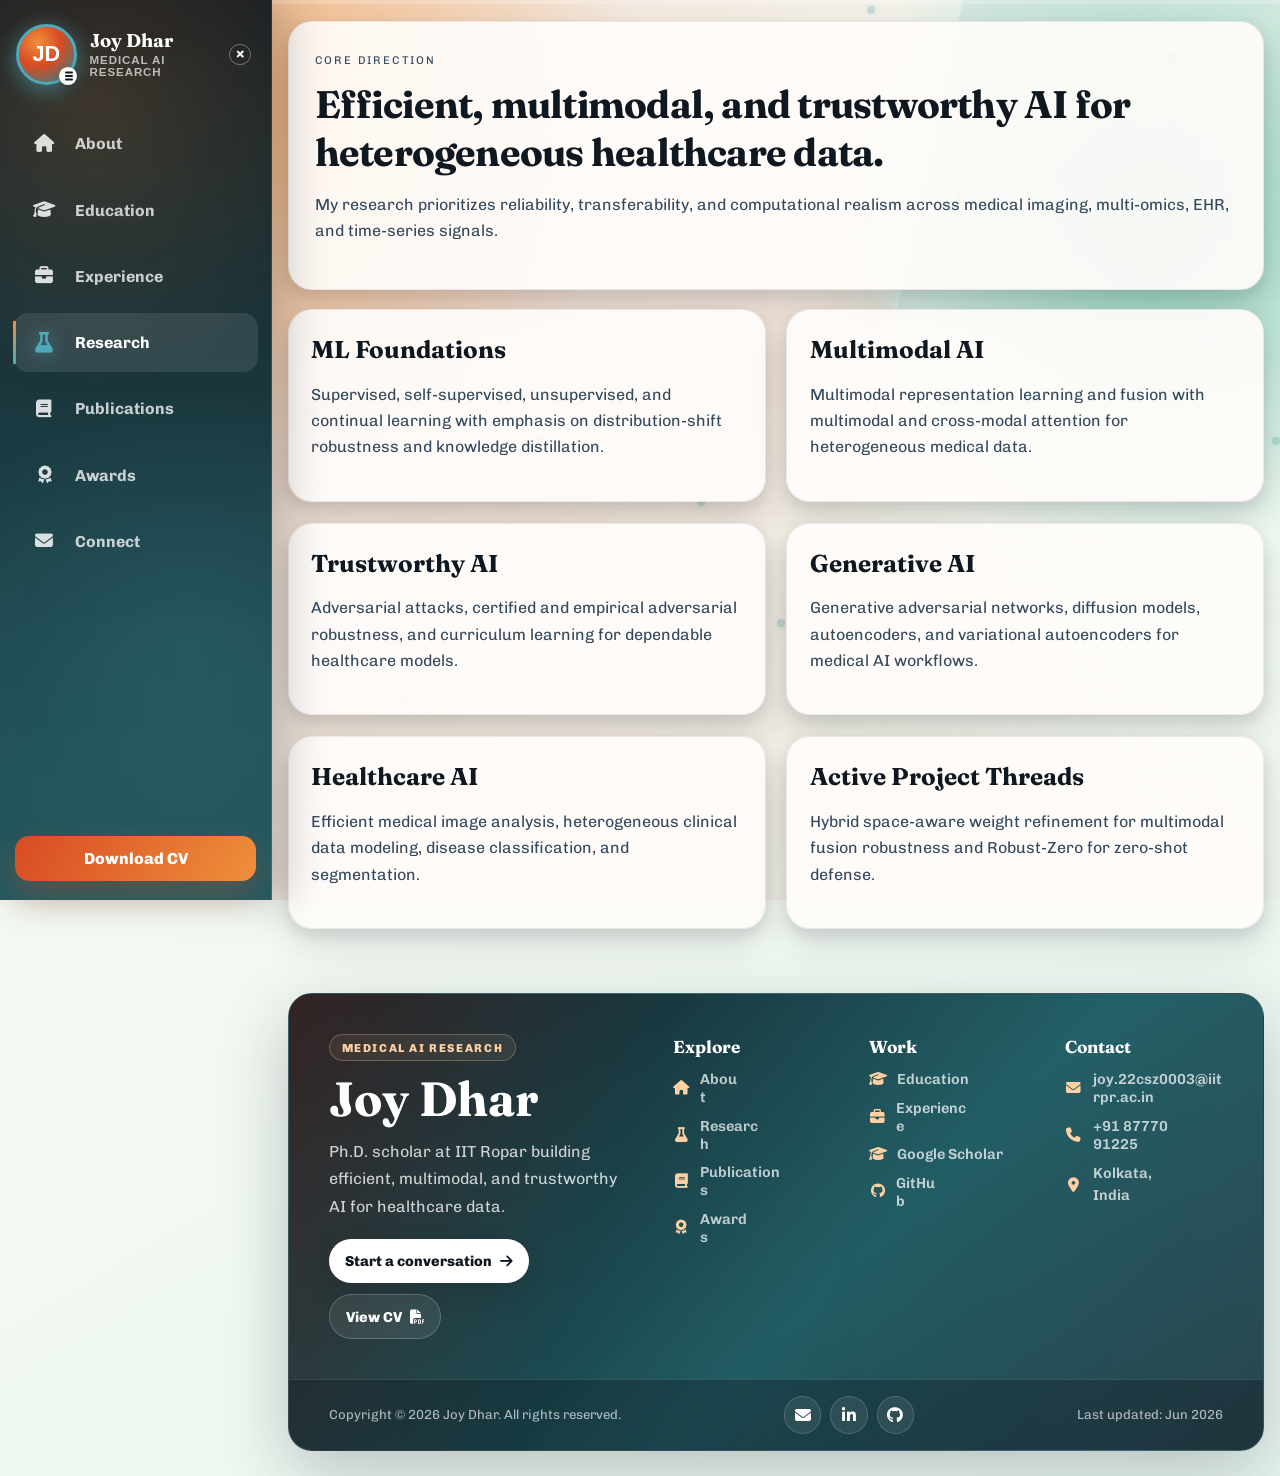
<file: research.html>
<!DOCTYPE html>
<html lang="en">
<head>
  <meta charset="UTF-8">
  <meta name="viewport" content="width=device-width, initial-scale=1.0">
  <meta name="description" content="Joy Dhar | Research">
  <title>Joy Dhar | Research</title>
  <link rel="preconnect" href="https://fonts.googleapis.com">
  <link rel="preconnect" href="https://fonts.gstatic.com" crossorigin>
  <link href="https://fonts.googleapis.com/css2?family=Chivo:wght@400;600;800&family=Fraunces:opsz,wght@9..144,500;9..144,700&display=swap" rel="stylesheet">
  <link rel="stylesheet" href="https://cdnjs.cloudflare.com/ajax/libs/font-awesome/6.5.1/css/all.min.css">
  <link rel="stylesheet" href="styles.css">
</head>
<body class="page-research">
  <div class="atmosphere"></div>
  <div class="grain-layer"></div>

  <aside class="side-nav expanded" id="sideNav">
    <button class="side-nav-toggle" id="sideNavToggle" type="button" aria-label="Collapse side navigation" aria-expanded="true">
      <span class="side-brand-mark" aria-hidden="true"><span class="side-brand-initials">JD</span></span>
      <span class="side-brand-copy">
        <span class="side-brand-name">Joy Dhar</span>
        <span class="side-brand-role">Medical AI Research</span>
      </span>
      <span class="side-toggle-glyph" aria-hidden="true"></span>
    </button>

    <nav class="side-nav-links" aria-label="Portfolio sections">
      <a class="side-link" href="index.html" data-tooltip="About"><span class="side-icon" aria-hidden="true"><i class="fa-solid fa-house"></i></span><span class="side-text">About</span></a>
      <a class="side-link" href="education.html" data-tooltip="Education"><span class="side-icon" aria-hidden="true"><i class="fa-solid fa-graduation-cap"></i></span><span class="side-text">Education</span></a>
      <a class="side-link" href="experience.html" data-tooltip="Experience"><span class="side-icon" aria-hidden="true"><i class="fa-solid fa-briefcase"></i></span><span class="side-text">Experience</span></a>
      <a class="side-link active" href="research.html" data-tooltip="Research"><span class="side-icon" aria-hidden="true"><i class="fa-solid fa-flask"></i></span><span class="side-text">Research</span></a>
      <a class="side-link" href="publications.html" data-tooltip="Publications"><span class="side-icon" aria-hidden="true"><i class="fa-solid fa-book"></i></span><span class="side-text">Publications</span></a>
      <a class="side-link" href="awards.html" data-tooltip="Awards"><span class="side-icon" aria-hidden="true"><i class="fa-solid fa-award"></i></span><span class="side-text">Awards</span></a>
      <a class="side-link" href="connect.html" data-tooltip="Connect"><span class="side-icon" aria-hidden="true"><i class="fa-solid fa-envelope"></i></span><span class="side-text">Connect</span></a>
    </nav>

    <div class="side-nav-actions">
      <a href="Joy_Dhar_CV.pdf" target="_blank" rel="noopener noreferrer">Download CV</a>
    </div>
  </aside>

  <main class="page-shell">
    <section class="hero card reveal">
      <p class="section-label">Core Direction</p>
      <h2>Efficient, multimodal, and trustworthy AI for heterogeneous healthcare data.</h2>
      <p>My research prioritizes reliability, transferability, and computational realism across medical imaging, multi-omics, EHR, and time-series signals.</p>
    </section>

    <section class="grid-two reveal">
      <article class="card">
        <h3>ML Foundations</h3>
        <p>Supervised, self-supervised, unsupervised, and continual learning with emphasis on distribution-shift robustness and knowledge distillation.</p>
      </article>
      <article class="card">
        <h3>Multimodal AI</h3>
        <p>Multimodal representation learning and fusion with multimodal and cross-modal attention for heterogeneous medical data.</p>
      </article>
      <article class="card">
        <h3>Trustworthy AI</h3>
        <p>Adversarial attacks, certified and empirical adversarial robustness, and curriculum learning for dependable healthcare models.</p>
      </article>
      <article class="card">
        <h3>Generative AI</h3>
        <p>Generative adversarial networks, diffusion models, autoencoders, and variational autoencoders for medical AI workflows.</p>
      </article>
      <article class="card">
        <h3>Healthcare AI</h3>
        <p>Efficient medical image analysis, heterogeneous clinical data modeling, disease classification, and segmentation.</p>
      </article>
      <article class="card">
        <h3>Active Project Threads</h3>
        <p>Hybrid space-aware weight refinement for multimodal fusion robustness and Robust-Zero for zero-shot defense.</p>
      </article>
    </section>
  </main>

  <footer class="site-footer" aria-label="Site footer">
    <div class="footer-grid">
      <section class="footer-brand" aria-labelledby="footer-brand-title">
        <p class="footer-kicker">Medical AI Research</p>
        <h2 id="footer-brand-title">Joy Dhar</h2>
        <p>Ph.D. scholar at IIT Ropar building efficient, multimodal, and trustworthy AI for healthcare data.</p>
        <div class="footer-actions">
          <a class="footer-cta" href="mailto:joy.22csz0003@iitrpr.ac.in">
            Start a conversation <i class="fa-solid fa-arrow-right" aria-hidden="true"></i>
          </a>
          <a class="footer-cta secondary" href="Joy_Dhar_CV.pdf" target="_blank" rel="noopener noreferrer">
            View CV <i class="fa-solid fa-file-pdf" aria-hidden="true"></i>
          </a>
        </div>
      </section>

      <nav class="footer-block" aria-label="Footer navigation">
        <p class="footer-title">Explore</p>
        <a href="index.html"><i class="fa-solid fa-house" aria-hidden="true"></i>About</a>
        <a href="research.html"><i class="fa-solid fa-flask" aria-hidden="true"></i>Research</a>
        <a href="publications.html"><i class="fa-solid fa-book" aria-hidden="true"></i>Publications</a>
        <a href="awards.html"><i class="fa-solid fa-award" aria-hidden="true"></i>Awards</a>
      </nav>

      <nav class="footer-block" aria-label="Research links">
        <p class="footer-title">Work</p>
        <a href="education.html"><i class="fa-solid fa-graduation-cap" aria-hidden="true"></i>Education</a>
        <a href="experience.html"><i class="fa-solid fa-briefcase" aria-hidden="true"></i>Experience</a>
        <a href="https://scholar.google.com/citations?user=Rc6ezD0AAAAJ&hl=en" target="_blank" rel="noopener noreferrer"><i class="fa-solid fa-graduation-cap" aria-hidden="true"></i>Google Scholar</a>
        <a href="https://github.com/misti1203" target="_blank" rel="noopener noreferrer"><i class="fa-brands fa-github" aria-hidden="true"></i>GitHub</a>
      </nav>

      <section class="footer-block footer-contact">
        <p class="footer-title">Contact</p>
        <a href="mailto:joy.22csz0003@iitrpr.ac.in"><i class="fa-solid fa-envelope" aria-hidden="true"></i>joy.22csz0003@iitrpr.ac.in</a>
        <a href="tel:+918777091225"><i class="fa-solid fa-phone" aria-hidden="true"></i>+91 87770 91225</a>
        <span><i class="fa-solid fa-location-dot" aria-hidden="true"></i>Kolkata, India</span>
      </section>
    </div>

    <div class="footer-meta">
      <p>Copyright &copy; <span class="current-year">2026</span> Joy Dhar. All rights reserved.</p>
      <div class="footer-social" aria-label="Social profiles">
        <a href="mailto:joy.22csz0003@iitrpr.ac.in" aria-label="Email Joy Dhar"><i class="fa-solid fa-envelope" aria-hidden="true"></i></a>
        <a href="https://linkedin.com/in/joy-dhar-42930a248" target="_blank" rel="noopener noreferrer" aria-label="LinkedIn profile"><i class="fa-brands fa-linkedin-in" aria-hidden="true"></i></a>
        <a href="https://github.com/misti1203" target="_blank" rel="noopener noreferrer" aria-label="GitHub profile"><i class="fa-brands fa-github" aria-hidden="true"></i></a>
      </div>
      <p>Last updated: Jun 2026</p>
    </div>
  </footer>

  <script src="script.js"></script>
</body>
</html>
</file>
<file: styles.css>
/* World-Class Portfolio Design System - Enhanced 2026 */

:root {
  /* Core Colors */
  --ink: #0f1820;
  --ink-soft: #34495e;
  --surface: rgba(255, 252, 250, 0.92);
  --surface-dim: rgba(255, 252, 250, 0.65);
  --line: rgba(15, 24, 32, 0.08);
  --line-accent: rgba(26, 138, 153, 0.15);

  /* Accent Colors */
  --accent: #d84b23;
  --accent-soft: #1a8a99;
  --accent-light: #4fa9b8;
  --accent-xsoft: #e8f4f6;

  /* Layout */
  --radius-lg: 1.5rem;
  --radius-md: 1.1rem;
  --radius-sm: 0.875rem;
  --radius-xs: 0.5rem;

  /* Shadows - Refined 3D Depth */
  --shadow-xs: 0 2px 6px rgba(15, 24, 32, 0.06);
  --shadow-sm: 0 4px 12px rgba(15, 24, 32, 0.08);
  --shadow: 0 6px 16px rgba(15, 24, 32, 0.1), 0 16px 36px rgba(15, 24, 32, 0.12);
  --shadow-md: 0 10px 28px rgba(15, 24, 32, 0.14);
  --shadow-lg: 0 16px 48px rgba(15, 24, 32, 0.16);
  --shadow-xl: 0 24px 72px rgba(15, 24, 32, 0.18);

  /* Max Width */
  --max: min(1240px, calc(100% - 2rem));
  --side-nav-expanded: 17rem;
  --side-nav-collapsed: 5.25rem;
}

* {
  box-sizing: border-box;
}

html,
body {
  margin: 0;
  padding: 0;
  min-height: 100%;
}

body {
  --side-nav-width: var(--side-nav-expanded);
  font-family: "Chivo", "Segoe UI", sans-serif;
  color: var(--ink);
  overflow-x: hidden;
  position: relative;
  background: linear-gradient(155deg, #f4f0e8, #f9f8f3 45%, #ecf8f8);
  padding-left: var(--side-nav-width);
  font-feature-settings: "liga" 1, "calt" 1;
  -webkit-font-smoothing: antialiased;
  -moz-osx-font-smoothing: grayscale;
  transition: padding-left 320ms cubic-bezier(0.23, 1, 0.320, 1);
}

body.nav-collapsed {
  --side-nav-width: var(--side-nav-collapsed);
}

/* Page Background Gradients */
body.page-about {
  background: radial-gradient(circle at 14% 6%, #f9c889 0%, transparent 24%),
              radial-gradient(circle at 88% 20%, #8ed9d8 0%, transparent 20%),
              linear-gradient(155deg, #f4f0e8, #f9f8f3 45%, #ecf8f8);
}

body.page-education {
  background: radial-gradient(circle at 15% 6%, #f6d8aa 0%, transparent 20%),
              radial-gradient(circle at 84% 24%, #9fd8f2 0%, transparent 22%),
              linear-gradient(155deg, #f5f1e8, #f8fafc 46%, #edf4ff);
}

body.page-experience {
  background: radial-gradient(circle at 12% 10%, #f7c88f 0%, transparent 21%),
              radial-gradient(circle at 85% 20%, #acd7ba 0%, transparent 22%),
              linear-gradient(150deg, #f7f1e9, #f8faf3 44%, #ebf7ef);
}

body.page-research {
  background: radial-gradient(circle at 18% 7%, #f6bf87 0%, transparent 24%),
              radial-gradient(circle at 90% 15%, #95d7c0 0%, transparent 20%),
              linear-gradient(150deg, #f6efe7, #f4faf3 45%, #e9f6f0);
}

body.page-publications {
  background: radial-gradient(circle at 12% 8%, #f7c99d 0%, transparent 21%),
              radial-gradient(circle at 82% 18%, #9bc8ec 0%, transparent 23%),
              linear-gradient(150deg, #f7f1e8, #f6f9fb 45%, #eaf2fb);
}

body.page-awards {
  background: radial-gradient(circle at 16% 10%, #ffca88 0%, transparent 22%),
              radial-gradient(circle at 88% 16%, #a4d0ef 0%, transparent 20%),
              linear-gradient(155deg, #f8f0e5, #f9f8ee 48%, #edf4fb);
}

body.page-connect {
  background: radial-gradient(circle at 14% 9%, #f7cb9f 0%, transparent 22%),
              radial-gradient(circle at 88% 20%, #99d8d2 0%, transparent 20%),
              linear-gradient(155deg, #f7efe8, #f7f8f2 45%, #ebf8f5);
}

/* Background Layers */
.atmosphere,
.grain-layer {
  position: fixed;
  inset: 0;
  pointer-events: none;
}

.atmosphere {
  background: conic-gradient(from 12deg at 70% 35%, rgba(47, 141, 149, 0.09), transparent, rgba(216, 75, 35, 0.12), transparent);
  animation: drift 14s ease-in-out infinite alternate;
}

.grain-layer {
  opacity: 0.22;
  background-image: repeating-linear-gradient(0deg, rgba(24, 35, 40, 0.03) 0, rgba(24, 35, 40, 0.03) 1px, transparent 1px, transparent 3px);
}

/* Progress Indicator */
.progress-rail {
  position: fixed;
  left: 0;
  top: 0;
  width: 100%;
  height: 4px;
  z-index: 30;
  background: rgba(255, 255, 255, 0.2);
  backdrop-filter: blur(4px);
}

.progress-fill {
  width: 0;
  height: 100%;
  background: linear-gradient(90deg, #d84b23, #ef8f3b, #2f8d95);
  box-shadow: 0 0 16px rgba(216, 75, 35, 0.5);
  transition: width 120ms linear;
}

/* Layout Container */
.page-shell,
.site-footer {
  width: var(--max);
  margin-inline: auto;
  position: relative;
  z-index: 1;
}

/* Sidebar Navigation */
.side-nav {
  position: fixed;
  inset: 0 auto 0 0;
  width: var(--side-nav-width);
  z-index: 40;
  display: flex;
  flex-direction: column;
  overflow: visible;
  color: #fff;
  background: linear-gradient(180deg, rgba(15, 24, 32, 0.98), rgba(23, 82, 89, 0.95));
  border-right: 1px solid rgba(255, 255, 255, 0.12);
  box-shadow: 14px 0 40px rgba(15, 24, 32, 0.22);
  transition: width 320ms cubic-bezier(0.23, 1, 0.320, 1);
}

.side-nav::before {
  content: "";
  position: absolute;
  inset: 0;
  background: radial-gradient(circle at 35% 12%, rgba(239, 143, 59, 0.18), transparent 34%),
              radial-gradient(circle at 70% 72%, rgba(79, 169, 184, 0.16), transparent 38%);
  pointer-events: none;
}

.side-nav-toggle {
  position: relative;
  display: grid;
  grid-template-columns: 3.8rem minmax(0, 1fr) 1.6rem;
  align-items: center;
  gap: 0.8rem;
  width: 100%;
  min-height: 6.8rem;
  padding: 1.2rem 1rem;
  border: 0;
  color: inherit;
  background: transparent;
  cursor: pointer;
  text-align: left;
}

.side-brand-mark {
  position: relative;
  width: 3.8rem;
  height: 3.8rem;
  border-radius: 50%;
  display: inline-grid;
  place-items: center;
  color: #fff;
  background: radial-gradient(circle at 34% 28%, #ef8f3b 0%, #d84b23 44%, #1a8a99 100%);
  border: 3px solid var(--accent-light);
  box-shadow: 0 8px 22px rgba(79, 169, 184, 0.42), 0 0 22px rgba(79, 169, 184, 0.22);
  font-size: 1.35rem;
  font-weight: 800;
  transition: transform 220ms ease, border-color 220ms ease, box-shadow 220ms ease;
}

.side-brand-mark::after {
  content: "";
  position: absolute;
  right: -0.18rem;
  bottom: -0.18rem;
  z-index: 2;
  width: 1.12rem;
  height: 1.12rem;
  border-radius: 50%;
  background: rgba(255, 255, 255, 0.96);
  box-shadow: 0 4px 10px rgba(15, 24, 32, 0.22);
}

.side-brand-mark::before {
  content: "";
  position: absolute;
  right: 0.08rem;
  bottom: 0.29rem;
  z-index: 3;
  width: 0.5rem;
  height: 2px;
  border-radius: 999px;
  background: var(--ink);
  box-shadow: 0 -0.22rem 0 var(--ink), 0 0.22rem 0 var(--ink);
}

.side-brand-initials {
  position: relative;
  z-index: 1;
}

.side-nav-toggle:hover .side-brand-mark,
.side-nav-toggle:focus .side-brand-mark {
  transform: scale(1.05);
  border-color: #8ed9d8;
  box-shadow: 0 12px 28px rgba(79, 169, 184, 0.52), 0 0 28px rgba(79, 169, 184, 0.32);
}

.side-brand-copy {
  display: grid;
  gap: 0.18rem;
  min-width: 0;
  transition: opacity 240ms ease, transform 240ms ease;
}

.side-brand-name {
  font-family: "Fraunces", Georgia, serif;
  font-size: 1.16rem;
  font-weight: 700;
  line-height: 1.1;
}

.side-brand-role {
  color: rgba(255, 255, 255, 0.68);
  font-size: 0.72rem;
  font-weight: 700;
  letter-spacing: 0.08em;
  text-transform: uppercase;
}

.side-toggle-glyph {
  position: relative;
  width: 1.35rem;
  height: 1.35rem;
  border-radius: 50%;
  border: 1px solid rgba(255, 255, 255, 0.36);
  transition: transform 240ms ease, opacity 240ms ease;
}

.side-toggle-glyph::before,
.side-toggle-glyph::after {
  content: "";
  position: absolute;
  top: 50%;
  left: 50%;
  width: 0.55rem;
  height: 2px;
  border-radius: 2px;
  background: #fff;
  transform-origin: center;
}

.side-toggle-glyph::before {
  transform: translate(-48%, -50%) rotate(45deg);
}

.side-toggle-glyph::after {
  transform: translate(-48%, -50%) rotate(-45deg);
}

.side-nav-links {
  position: relative;
  display: grid;
  gap: 0.45rem;
  width: 100%;
  padding: 0.35rem 0.8rem 1rem;
  overflow: visible;
  scrollbar-width: thin;
  scrollbar-color: rgba(239, 143, 59, 0.75) transparent;
}

.side-link {
  position: relative;
  display: flex;
  align-items: center;
  gap: 0.8rem;
  min-height: 3.15rem;
  padding: 0.72rem 0.85rem;
  border-radius: 0.95rem;
  color: rgba(255, 255, 255, 0.76);
  text-decoration: none;
  font-weight: 700;
  transition: background 220ms ease, color 220ms ease, transform 220ms ease;
}

.side-link::before {
  content: "";
  position: absolute;
  inset: 0 auto 0 0;
  width: 3px;
  border-radius: 999px;
  background: linear-gradient(180deg, #ef8f3b, #4fa9b8);
  opacity: 0;
  transform: scaleY(0.45);
  transition: opacity 220ms ease, transform 220ms ease;
}

.side-link:hover,
.side-link:focus,
.side-link.active {
  color: #fff;
  background: rgba(255, 255, 255, 0.1);
}

.side-link:hover,
.side-link:focus {
  transform: translateX(4px);
}

.side-link:hover::before,
.side-link:focus::before,
.side-link.active::before {
  opacity: 1;
  transform: scaleY(0.74);
}

.side-icon {
  display: inline-grid;
  place-items: center;
  flex: 0 0 2.25rem;
  width: 2.25rem;
  height: 2.25rem;
  border-radius: 50%;
  color: rgba(255, 255, 255, 0.84);
  background: transparent;
  box-shadow: none;
  font-size: 1.12rem;
  font-weight: 800;
  transition: color 220ms ease, transform 220ms ease, filter 220ms ease;
}

.side-icon i {
  line-height: 1;
}

.side-link:hover .side-icon,
.side-link:focus .side-icon,
.side-link.active .side-icon {
  color: var(--accent-light);
  transform: scale(1.14);
  filter: drop-shadow(0 0 8px rgba(79, 169, 184, 0.58));
}

.side-text {
  white-space: nowrap;
  transition: opacity 220ms ease, transform 220ms ease, width 220ms ease;
}

.side-nav-actions {
  position: relative;
  margin-top: auto;
  padding: 1rem 0.95rem 1.2rem;
  transition: opacity 220ms ease;
}

.side-nav-actions a {
  display: flex;
  align-items: center;
  justify-content: center;
  min-height: 2.8rem;
  border-radius: 0.9rem;
  color: #fff;
  text-decoration: none;
  font-weight: 800;
  background: linear-gradient(120deg, #d84b23, #ef8f3b);
  box-shadow: 0 12px 30px rgba(216, 75, 35, 0.32);
}

body.nav-collapsed .side-nav-toggle {
  grid-template-columns: 1fr;
  justify-items: center;
  min-height: 6.2rem;
  padding: 1rem 0.6rem;
}

body.nav-collapsed .side-brand-copy,
body.nav-collapsed .side-toggle-glyph,
body.nav-collapsed .side-text,
body.nav-collapsed .side-nav-actions {
  opacity: 0;
  pointer-events: none;
}

body.nav-collapsed .side-text {
  width: 0;
  overflow: hidden;
  transform: translateX(-0.35rem);
}

body.nav-collapsed .side-link {
  justify-content: center;
  padding-inline: 0.45rem;
}

body.nav-collapsed .side-link:hover,
body.nav-collapsed .side-link:focus {
  transform: none;
}

body.nav-collapsed .side-link::after {
  content: attr(data-tooltip);
  position: absolute;
  top: 50%;
  left: calc(100% + 0.7rem);
  z-index: 50;
  min-width: max-content;
  padding: 0.45rem 0.65rem;
  border-radius: 0.55rem;
  color: #fff;
  background: rgba(15, 24, 32, 0.94);
  box-shadow: var(--shadow-md);
  opacity: 0;
  pointer-events: none;
  transform: translate(-0.25rem, -50%);
  transition: opacity 180ms ease, transform 180ms ease;
}

body.nav-collapsed .side-link:hover::after,
body.nav-collapsed .side-link:focus::after {
  opacity: 1;
  transform: translate(0, -50%);
}

/* Typography Hierarchy */
.eyebrow,
.section-label {
  text-transform: uppercase;
  letter-spacing: 0.16em;
  font-size: 0.7rem;
  color: var(--accent-soft);
  margin: 0 0 0.65rem;
  font-weight: 700;
}

h1,
h2,
h3 {
  font-family: "Fraunces", Georgia, serif;
  margin-top: 0;
  font-weight: 700;
}

h1 {
  margin-bottom: 0.55rem;
  font-size: clamp(2.4rem, 5.2vw, 4rem);
  line-height: 1.12;
  letter-spacing: -0.025em;
}

h2 {
  margin-bottom: 0.65rem;
}

h3 {
  font-size: clamp(1.25rem, 1.9vw, 1.55rem);
  margin-bottom: 0.5rem;
  line-height: 1.3;
}

/* Navigation */
.tab-nav {
  margin-top: 1.4rem;
  padding: 0.75rem;
  display: flex;
  flex-wrap: wrap;
  gap: 0.65rem;
  border: 1px solid var(--line);
  border-radius: 999px;
  backdrop-filter: blur(10px);
  background: rgba(255, 255, 255, 0.65);
  transition: all 280ms cubic-bezier(0.23, 1, 0.320, 1);
}

.tab-link {
  text-decoration: none;
  border-radius: 999px;
  color: var(--ink-soft);
  padding: 0.7rem 1.2rem;
  font-size: 0.96rem;
  font-weight: 500;
  transition: all 280ms cubic-bezier(0.23, 1, 0.320, 1);
}

.tab-link:hover {
  background: rgba(26, 138, 153, 0.1);
  color: var(--ink);
}

.tab-link:focus {
  outline: 2px solid var(--accent);
  outline-offset: 2px;
}

.tab-link.active {
  color: #fff;
  background: linear-gradient(120deg, #d84b23, #ef8f3b);
  box-shadow: 0 8px 28px rgba(216, 75, 35, 0.35);
  font-weight: 600;
}

/* Dropdown Navigation */
.tab-nav.dropdown-open {
  position: fixed;
  top: 90px;
  left: 0;
  right: 0;
  margin-top: 0;
  width: 100%;
  border-radius: 0;
  flex-direction: column;
  gap: 0.3rem;
  padding: 0.5rem;
  border: none;
  border-bottom: 1px solid var(--line);
  background: rgba(255, 252, 250, 0.98);
  backdrop-filter: blur(12px);
  box-shadow: var(--shadow-md);
  z-index: 20;
}

.tab-nav.dropdown-open .tab-link {
  padding: 0.85rem 1.2rem;
  width: 100%;
  text-align: left;
  border-radius: var(--radius-sm);
}

/* Page Layout */
.page-shell {
  margin-top: 1.3rem;
  margin-bottom: 1.4rem;
  display: grid;
  gap: 1.2rem;
}

.home-shell {
  width: 100%;
  max-width: none;
  margin-top: 0;
  gap: 1.4rem;
}

/* Opening Section */
.opening-stage {
  position: relative;
  min-height: 100vh;
  min-height: 100dvh;
  display: grid;
  place-items: center;
  overflow: hidden;
  border-radius: 0;
  isolation: isolate;
  background-image: url("images/IMG_3562.jpeg");
  background-position: center;
  background-repeat: no-repeat;
  background-size: cover;
  image-orientation: from-image;
  transition: background-image 1200ms ease-in-out;
}

.opening-stage::before {
  content: "";
  position: absolute;
  inset: 0;
  z-index: 1;
  background: linear-gradient(180deg, rgba(15, 24, 32, 0.62), rgba(15, 24, 32, 0.42) 46%, rgba(15, 24, 32, 0.68)),
              radial-gradient(circle at 28% 24%, rgba(239, 143, 59, 0.24), transparent 38%),
              radial-gradient(circle at 78% 74%, rgba(79, 169, 184, 0.26), transparent 42%);
  pointer-events: none;
}

.opening-stage::after {
  content: "";
  position: absolute;
  inset: auto 0 0;
  z-index: 1;
  height: 34%;
  background: linear-gradient(0deg, rgba(15, 24, 32, 0.72), rgba(15, 24, 32, 0));
  pointer-events: none;
}

.opening-surface {
  position: relative;
  color: #fff;
  text-align: center;
  width: min(100%, 62rem);
  padding: clamp(2rem, 5vw, 4.5rem) clamp(1.2rem, 4vw, 2.8rem);
  text-shadow: 0 4px 24px rgba(0, 0, 0, 0.34);
  z-index: 2;
}

.opening-surface h1 {
  color: #fff;
  margin-bottom: 0.75rem;
  font-size: 4.6rem;
  line-height: 1.05;
  letter-spacing: 0;
  text-shadow: 0 5px 28px rgba(0, 0, 0, 0.36);
}

.opening-surface .section-label {
  color: rgba(255, 255, 255, 0.78);
  margin-bottom: 0.8rem;
}

.opening-surface h2 {
  color: #fff;
  font-size: clamp(2.7rem, 6.5vw, 5rem);
  margin-bottom: 0.8rem;
  font-weight: 700;
  letter-spacing: 0;
  line-height: 1.12;
}

.opening-surface p {
  font-size: clamp(1rem, 1.3vw, 1.15rem);
  color: rgba(255, 255, 255, 0.9);
  max-width: 42rem;
  margin: 0 auto;
}

.hero-subtitle {
  color: rgba(255, 255, 255, 0.92);
  font-size: 1.18rem;
  line-height: 1.55;
  font-style: italic;
}

.hero-badges,
.hero-actions {
  display: flex;
  align-items: center;
  justify-content: center;
  flex-wrap: wrap;
  gap: 0.75rem;
}

.hero-badges {
  margin-top: 1.45rem;
}

.hero-badges span {
  display: inline-flex;
  align-items: center;
  gap: 0.55rem;
  min-height: 2.55rem;
  padding: 0.55rem 0.9rem;
  border: 1px solid rgba(255, 255, 255, 0.22);
  border-radius: 999px;
  color: #fff;
  background: rgba(15, 24, 32, 0.5);
  font-weight: 700;
  backdrop-filter: blur(6px);
}

.hero-actions {
  margin-top: 1.55rem;
}

.button-link {
  display: inline-flex;
  align-items: center;
  justify-content: center;
  gap: 0.55rem;
  min-height: 2.9rem;
  padding: 0.75rem 1.15rem;
  border: 1px solid rgba(255, 255, 255, 0.2);
  border-radius: 0.7rem;
  color: var(--ink);
  background: rgba(255, 255, 255, 0.94);
  text-decoration: none;
  font-weight: 800;
  box-shadow: 0 12px 28px rgba(0, 0, 0, 0.2);
  transition: transform 220ms ease, box-shadow 220ms ease, background 220ms ease;
}

.button-link.primary {
  color: var(--ink);
  background: linear-gradient(135deg, #f9c889, #ef8f3b);
  border-color: transparent;
}

.button-link:hover,
.button-link:focus {
  transform: translateY(-3px);
  box-shadow: 0 18px 40px rgba(0, 0, 0, 0.28);
}

.opening-surface .hero-statement {
  position: relative;
  width: min(100%, 52rem);
  margin: 2.35rem auto 0;
  padding: 1rem 1.3rem 1rem 3.6rem;
  border: 1px solid rgba(255, 255, 255, 0.24);
  border-left: 5px solid #f9c889;
  border-radius: 0.9rem;
  color: rgba(255, 255, 255, 0.96);
  background: linear-gradient(135deg, rgba(15, 24, 32, 0.62), rgba(23, 82, 89, 0.46));
  font-weight: 700;
  line-height: 1.55;
  text-align: left;
  backdrop-filter: blur(8px);
}

.opening-surface .hero-statement::before {
  content: "\f10d";
  position: absolute;
  left: 1.25rem;
  top: 1.05rem;
  color: #f9c889;
  font-family: "Font Awesome 6 Free";
  font-size: 1.35rem;
  font-weight: 900;
}

.scroll-cue {
  display: inline-block;
  margin-top: 1.2rem;
  text-decoration: none;
  color: var(--ink);
  font-weight: 600;
  font-size: 0.98rem;
  background: rgba(255, 255, 255, 0.94);
  border-radius: 999px;
  padding: 0.8rem 1.6rem;
  box-shadow: 0 14px 34px rgba(0, 0, 0, 0.24);
  transition: all 320ms cubic-bezier(0.23, 1, 0.320, 1);
}

.scroll-cue:hover,
.scroll-cue:focus {
  transform: translateY(-4px);
  background: linear-gradient(120deg, #f9c889, #fff5de);
  box-shadow: 0 18px 48px rgba(0, 0, 0, 0.3);
}

/* Orbs & Decorative Elements */
.opening-orb {
  position: absolute;
  border-radius: 50%;
  filter: blur(0.3px);
  opacity: 0.85;
  pointer-events: none;
}

.orb-a {
  width: 250px;
  height: 250px;
  background: radial-gradient(circle at 35% 30%, rgba(255, 214, 165, 0.92), rgba(255, 196, 110, 0.2));
  left: 6%;
  top: 8%;
  animation: floatA 7s ease-in-out infinite alternate;
}

.orb-b {
  width: 180px;
  height: 180px;
  background: radial-gradient(circle at 35% 30%, rgba(160, 228, 224, 0.84), rgba(69, 173, 172, 0.15));
  right: 8%;
  top: 14%;
  animation: floatB 8s ease-in-out infinite alternate;
}

.orb-c {
  width: 220px;
  height: 220px;
  background: radial-gradient(circle at 35% 30%, rgba(173, 207, 239, 0.9), rgba(133, 175, 231, 0.14));
  right: 22%;
  bottom: 8%;
  animation: floatC 9s ease-in-out infinite alternate;
}

.opening-chip {
  position: absolute;
  font-size: 0.85rem;
  font-weight: 600;
  color: #20444d;
  background: rgba(255, 255, 255, 0.75);
  border: 1px solid rgba(47, 141, 149, 0.24);
  border-radius: 999px;
  padding: 0.35rem 0.75rem;
  backdrop-filter: blur(6px);
  z-index: 2;
}

.chip-1 {
  left: 13%;
  top: 62%;
  animation: driftChip 5s ease-in-out infinite alternate;
}

.chip-2 {
  right: 10%;
  top: 56%;
  animation: driftChip 6.2s ease-in-out infinite alternate;
}

.chip-3 {
  right: 30%;
  top: 26%;
  animation: driftChip 5.7s ease-in-out infinite alternate;
}

.home-content {
  width: var(--max);
  margin-inline: auto;
  display: grid;
  gap: 2rem;
  padding-top: 2rem;
}

body.home-entered .opening-stage {
  box-shadow: inset 0 0 0 1px rgba(47, 141, 149, 0.15);
}

.home-about-panel {
  display: grid;
  gap: 0.7rem;
  max-width: none;
}

.about-profile-grid {
  display: grid;
  grid-template-columns: minmax(0, 1fr) minmax(17rem, 23rem);
  align-items: center;
  gap: clamp(1.5rem, 5vw, 4rem);
}

.about-copy {
  display: grid;
  gap: 0.7rem;
  max-width: 62rem;
}

.about-profile-card {
  position: relative;
  justify-self: end;
  width: min(100%, 23rem);
  margin: 0;
  padding: 0.55rem;
  overflow: hidden;
  border: 1px solid rgba(47, 141, 149, 0.24);
  border-radius: var(--radius-lg);
  background: linear-gradient(145deg, rgba(255, 255, 255, 0.92), rgba(232, 244, 246, 0.72));
  box-shadow: var(--shadow-lg);
}

.about-profile-card::before {
  content: "";
  position: absolute;
  inset: 0.55rem;
  z-index: 1;
  border-radius: calc(var(--radius-lg) - 0.35rem);
  box-shadow: inset 0 -8rem 5rem rgba(15, 24, 32, 0.36);
  pointer-events: none;
}

.about-profile-image {
  display: block;
  width: 100%;
  aspect-ratio: 4 / 5;
  border-radius: calc(var(--radius-lg) - 0.45rem);
  object-fit: cover;
  object-position: center bottom;
}

.about-profile-card figcaption {
  position: absolute;
  left: 1.15rem;
  right: 1.15rem;
  bottom: 1.15rem;
  z-index: 2;
  display: grid;
  gap: 0.16rem;
  padding: 0.85rem 0.95rem;
  border: 1px solid rgba(255, 255, 255, 0.22);
  border-radius: var(--radius-sm);
  color: #fff;
  background: linear-gradient(135deg, rgba(15, 24, 32, 0.78), rgba(23, 82, 89, 0.72));
  backdrop-filter: blur(12px);
}

.about-profile-card figcaption span {
  font-family: "Fraunces", Georgia, serif;
  font-size: 1.15rem;
  font-weight: 700;
}

.about-profile-card figcaption strong {
  color: rgba(255, 255, 255, 0.78);
  font-size: 0.74rem;
  font-weight: 600;
  letter-spacing: 0.08em;
  line-height: 1.35;
  text-transform: uppercase;
}

.home-about-panel h2 {
  max-width: 50rem;
  margin-bottom: 0.4rem;
  color: var(--ink);
  font-size: 2.2rem;
  line-height: 1.2;
  letter-spacing: 0;
}

.home-about-panel p:not(.section-label),
.home-highlights > p {
  max-width: 62rem;
  color: var(--ink-soft);
  font-size: 1.04rem;
  line-height: 1.75;
}

.metrics-grid,
.research-focus-grid,
.highlights-grid {
  display: grid;
  gap: 1.15rem;
}

.metrics-grid {
  grid-template-columns: repeat(4, minmax(0, 1fr));
}

.metric-card,
.focus-card,
.highlight-card {
  position: relative;
  overflow: hidden;
  border: 1px solid var(--line);
  border-radius: var(--radius-md);
  background: rgba(255, 255, 255, 0.86);
  box-shadow: var(--shadow-sm);
  transition: transform 240ms ease, box-shadow 240ms ease, border-color 240ms ease;
}

.metric-card:hover,
.focus-card:hover,
.highlight-card:hover {
  transform: translateY(-5px);
  border-color: var(--line-accent);
  box-shadow: var(--shadow-lg);
}

.metric-card {
  padding: 1.25rem;
  border-top: 4px solid var(--accent-soft);
}

.metric-card strong {
  display: block;
  color: var(--ink);
  font-size: 2.35rem;
  line-height: 1;
}

.metric-card span {
  display: block;
  margin-top: 0.75rem;
  color: var(--ink-soft);
  line-height: 1.5;
}

.home-section,
.home-highlights {
  display: grid;
  gap: 1rem;
}

.section-heading {
  display: flex;
  align-items: center;
  gap: 0.75rem;
  margin: 0;
  color: var(--ink);
  font-size: 1.75rem;
  line-height: 1.25;
  letter-spacing: 0;
}

.section-heading i {
  color: var(--accent-soft);
}

.research-focus-grid {
  grid-template-columns: repeat(3, minmax(0, 1fr));
}

.focus-card {
  padding: 1.5rem;
}

.focus-card::before,
.highlight-card::before {
  content: "";
  position: absolute;
  inset: 0 0 auto;
  height: 4px;
  background: linear-gradient(90deg, var(--accent), var(--accent-soft));
}

.focus-icon {
  display: inline-grid;
  place-items: center;
  width: 3.25rem;
  height: 3.25rem;
  margin-bottom: 1rem;
  border-radius: 0.9rem;
  color: #fff;
  background: linear-gradient(135deg, var(--accent-soft), var(--accent-light));
  box-shadow: 0 10px 22px rgba(26, 138, 153, 0.25);
  font-size: 1.3rem;
}

.focus-card h3,
.highlight-card h3 {
  color: var(--ink);
  letter-spacing: 0;
}

.focus-card p,
.highlight-card p {
  color: var(--ink-soft);
  line-height: 1.68;
}

.highlights-grid {
  grid-template-columns: repeat(4, minmax(0, 1fr));
}

.highlight-card {
  padding: 1.35rem;
}

.highlight-card.featured {
  background: linear-gradient(145deg, rgba(232, 244, 246, 0.9), rgba(255, 255, 255, 0.9));
  border-color: rgba(26, 138, 153, 0.18);
}

.highlight-badge {
  display: inline-flex;
  align-items: center;
  min-height: 1.9rem;
  margin-bottom: 0.9rem;
  padding: 0.35rem 0.7rem;
  border-radius: 999px;
  color: var(--accent-soft);
  background: rgba(26, 138, 153, 0.1);
  font-size: 0.75rem;
  font-weight: 800;
  text-transform: uppercase;
}

.highlight-meta,
.highlight-link {
  display: inline-flex;
  margin-top: 0.7rem;
  color: var(--accent);
  font-size: 0.9rem;
  font-weight: 800;
  text-decoration: none;
}

.highlight-link:hover,
.highlight-link:focus {
  color: var(--accent-soft);
}

/* Scrolling News */
.latest-news-panel {
  display: grid;
  gap: 1rem;
  overflow: hidden;
}

.latest-news-header {
  display: flex;
  align-items: flex-end;
  justify-content: space-between;
  gap: 1rem;
}

.latest-news-header h3 {
  margin-bottom: 0;
}

.latest-news-header span {
  flex: 0 0 auto;
  color: var(--accent);
  font-size: 0.82rem;
  font-weight: 800;
}

.latest-news-box {
  position: relative;
  height: 15rem;
  overflow: hidden;
  border: 1px solid rgba(26, 138, 153, 0.14);
  border-left: 5px solid var(--accent);
  border-radius: var(--radius-md);
  background: rgba(255, 255, 255, 0.72);
  box-shadow: inset 0 1px 0 rgba(255, 255, 255, 0.7);
}

.latest-news-box::before,
.latest-news-box::after {
  content: "";
  position: absolute;
  left: 0;
  right: 0;
  height: 2.2rem;
  z-index: 2;
  pointer-events: none;
}

.latest-news-box::before {
  top: 0;
  background: linear-gradient(180deg, rgba(255, 252, 250, 0.96), rgba(255, 252, 250, 0));
}

.latest-news-box::after {
  bottom: 0;
  background: linear-gradient(0deg, rgba(255, 252, 250, 0.96), rgba(255, 252, 250, 0));
}

.news-track {
  display: grid;
  animation: newsScroll 34s linear infinite;
}

.latest-news-box:hover .news-track,
.latest-news-box:focus-within .news-track {
  animation-play-state: paused;
}

.news-track p {
  min-height: 3.25rem;
  display: flex;
  align-items: center;
  gap: 0.4rem;
  margin: 0;
  padding: 0.75rem 1.1rem;
  border-bottom: 1px solid rgba(15, 24, 32, 0.07);
  color: var(--ink-soft);
  line-height: 1.45;
}

.news-track strong {
  flex: 0 0 auto;
  color: var(--accent);
}

@keyframes newsScroll {
  from {
    transform: translateY(0);
  }
  to {
    transform: translateY(-50%);
  }
}

/* Cards */
.card {
  background: var(--surface);
  border: 1px solid var(--line);
  border-radius: var(--radius-lg);
  box-shadow: var(--shadow);
  padding: 1.5rem 1.4rem;
  transition: all 320ms cubic-bezier(0.23, 1, 0.320, 1);
}

.card:hover {
  transform: translateY(-6px);
  border-color: var(--line-accent);
  box-shadow: var(--shadow-xl);
}

.card:focus-within {
  outline: 2px solid var(--accent);
  outline-offset: -1px;
}

/* Hero Card */
.hero {
  padding: 1.8rem 1.6rem;
}

.hero h2 {
  font-size: clamp(1.65rem, 3vw, 2.5rem);
  margin-bottom: 0.8rem;
  font-weight: 700;
  letter-spacing: -0.02em;
  line-height: 1.25;
}

.hero p,
.card p,
.card li {
  color: var(--ink-soft);
  line-height: 1.65;
  font-weight: 400;
}

/* Grid Layouts */
.grid-two,
.grid-three {
  display: grid;
  gap: 1.3rem;
}

.grid-two {
  grid-template-columns: repeat(2, minmax(0, 1fr));
}

.grid-three {
  grid-template-columns: repeat(3, minmax(0, 1fr));
}

ul {
  margin: 0;
  padding-left: 1.4rem;
}

ul li {
  margin-bottom: 0.5rem;
}

/* Timeline */
.timeline {
  position: relative;
  display: grid;
  gap: 1rem;
  padding-left: 1.6rem;
}

.timeline::before {
  content: "";
  position: absolute;
  left: 0.45rem;
  top: 0;
  bottom: 0;
  width: 2px;
  background: linear-gradient(var(--accent), var(--accent-soft));
}

.timeline-item {
  position: relative;
}

.timeline-item::before {
  content: "";
  position: absolute;
  left: -1.1rem;
  top: 1.3rem;
  width: 0.65rem;
  height: 0.65rem;
  border-radius: 50%;
  background: var(--accent);
  box-shadow: 0 0 0 5px rgba(216, 75, 35, 0.2);
  transition: all 240ms ease;
}

.timeline-item:hover::before {
  box-shadow: 0 0 0 8px rgba(216, 75, 35, 0.15), 0 4px 12px rgba(216, 75, 35, 0.3);
}

/* Meta Information */
.meta {
  margin: 0 0 0.5rem;
  font-weight: 600;
  font-size: 0.9rem;
  color: var(--accent-soft);
}

/* Publications */
.publication-list {
  margin: 0;
  padding-left: 1.3rem;
}

.publication-list li {
  margin-bottom: 0.75rem;
  padding: 0.85rem 1rem;
  border: 1px solid var(--line);
  border-radius: var(--radius-sm);
  background: rgba(255, 255, 255, 0.65);
  transition: all 240ms ease;
}

.publication-list li:hover {
  background: var(--surface);
  border-color: var(--line-accent);
  box-shadow: var(--shadow-sm);
}

/* Publication Grid */
.publication-grid {
  display: grid;
  gap: 1.3rem;
  grid-template-columns: repeat(2, minmax(0, 1fr));
}

.publication-card {
  position: relative;
  overflow: hidden;
  padding: 1.6rem 1.5rem;
}

.publication-card::before {
  content: "";
  position: absolute;
  inset: 0;
  background: linear-gradient(135deg, rgba(26, 138, 153, 0.06), rgba(216, 75, 35, 0.03));
  opacity: 0;
  transition: opacity 320ms ease;
  pointer-events: none;
}

.publication-card:hover::before {
  opacity: 1;
}

.publication-card h3 {
  margin-bottom: 0.7rem;
  position: relative;
  z-index: 1;
  font-size: clamp(1.15rem, 1.7vw, 1.4rem);
  line-height: 1.35;
}

.publication-card .meta {
  position: relative;
  z-index: 1;
}

/* Chips/Tags */
.action-row {
  display: flex;
  flex-wrap: wrap;
  gap: 0.65rem;
  margin-top: 1rem;
  position: relative;
  z-index: 1;
}

.chip {
  text-decoration: none;
  border: 1.3px solid rgba(26, 138, 153, 0.22);
  color: var(--accent-soft);
  font-size: 0.83rem;
  font-weight: 600;
  padding: 0.45rem 0.9rem;
  border-radius: 999px;
  background: rgba(232, 244, 246, 0.6);
  transition: all 240ms cubic-bezier(0.23, 1, 0.320, 1);
}

.chip:hover,
.chip:focus {
  background: var(--accent-soft);
  color: #fff;
  border-color: var(--accent-soft);
  transform: translateY(-3px);
  box-shadow: 0 8px 20px rgba(26, 138, 153, 0.3);
}

/* Visualization Card */
.viz-card h3 {
  margin-bottom: 1rem;
}

.signal-grid {
  display: grid;
  gap: 1rem;
}

.signal-item {
  display: grid;
  gap: 0.5rem;
}

.signal-item span {
  font-size: 0.92rem;
  font-weight: 500;
  color: var(--ink-soft);
}

.meter {
  position: relative;
  height: 14px;
  border-radius: 999px;
  background: rgba(24, 35, 40, 0.08);
  overflow: hidden;
  border: 1px solid rgba(26, 138, 153, 0.1);
}

.meter i {
  position: absolute;
  left: 0;
  top: 0;
  bottom: 0;
  width: var(--value);
  border-radius: inherit;
  background: linear-gradient(90deg, #d84b23, #ef8f3b, #2f8d95);
  animation: growBar 1200ms cubic-bezier(0.34, 1.56, 0.64, 1) forwards;
  box-shadow: 0 0 12px rgba(216, 75, 35, 0.3);
}

/* Floating Dots */
.float-dot {
  position: fixed;
  z-index: 0;
  width: 8px;
  height: 8px;
  border-radius: 50%;
  background: rgba(47, 141, 149, 0.24);
  pointer-events: none;
  animation: driftDot var(--dur) ease-in-out infinite alternate;
  box-shadow: 0 0 8px rgba(47, 141, 149, 0.15);
}

/* KPI Cards */
.kpi {
  display: grid;
  gap: 0.4rem;
}

.kpi strong {
  font-size: 1.85rem;
  font-family: "Fraunces", Georgia, serif;
  color: var(--accent);
  font-weight: 700;
}

.kpi span {
  font-size: 0.88rem;
  color: var(--ink-soft);
  line-height: 1.4;
}

/* Links */
a {
  color: var(--accent-soft);
  transition: color 200ms ease;
}

a:hover {
  color: var(--accent);
}

/* Footer */
.site-footer {
  margin-top: 4rem;
  margin-bottom: 1.6rem;
  overflow: hidden;
  color: rgba(255, 255, 255, 0.78);
  border: 1px solid rgba(255, 255, 255, 0.12);
  border-radius: var(--radius-lg);
  background: linear-gradient(135deg, rgba(15, 24, 32, 0.98), rgba(23, 82, 89, 0.97) 58%, rgba(29, 42, 50, 0.98));
  box-shadow: 0 22px 70px rgba(15, 24, 32, 0.24);
}

.site-footer::before {
  content: "";
  position: absolute;
  inset: 0;
  background: linear-gradient(110deg, rgba(216, 75, 35, 0.16), transparent 34%, rgba(79, 169, 184, 0.18));
  pointer-events: none;
}

.footer-grid {
  position: relative;
  display: grid;
  grid-template-columns: minmax(18rem, 1.45fr) repeat(3, minmax(9rem, 0.75fr));
  gap: clamp(1.35rem, 3vw, 2.5rem);
  padding: clamp(1.55rem, 3.8vw, 2.5rem);
}

.footer-brand {
  display: grid;
  align-content: start;
  gap: 0.9rem;
  max-width: 31rem;
}

.footer-kicker {
  width: fit-content;
  margin: 0;
  padding: 0.34rem 0.72rem;
  color: #ffd1a2;
  border: 1px solid rgba(255, 209, 162, 0.26);
  border-radius: 999px;
  background: rgba(255, 209, 162, 0.08);
  font-size: 0.72rem;
  font-weight: 800;
  letter-spacing: 0.14em;
  text-transform: uppercase;
}

.footer-brand h2 {
  margin: 0;
  color: #fff;
  font-family: "Fraunces", Georgia, serif;
  font-size: clamp(2rem, 4vw, 3rem);
  line-height: 1;
  letter-spacing: 0;
}

.footer-brand p:not(.footer-kicker) {
  margin: 0;
  max-width: 28rem;
  line-height: 1.72;
}

.footer-actions {
  display: flex;
  flex-wrap: wrap;
  gap: 0.72rem;
  margin-top: 0.25rem;
}

.footer-cta {
  display: inline-flex;
  align-items: center;
  justify-content: center;
  gap: 0.5rem;
  min-height: 2.75rem;
  padding: 0.78rem 1rem;
  color: var(--ink);
  border-radius: 999px;
  background: #fff;
  box-shadow: 0 10px 26px rgba(15, 24, 32, 0.2);
  font-size: 0.9rem;
  font-weight: 800;
  text-decoration: none;
  transition: transform 220ms ease, box-shadow 220ms ease, background 220ms ease, color 220ms ease;
}

.footer-cta.secondary {
  color: #fff;
  border: 1px solid rgba(255, 255, 255, 0.2);
  background: rgba(255, 255, 255, 0.08);
  box-shadow: none;
}

.footer-cta:hover,
.footer-cta:focus {
  color: var(--ink);
  background: #ffd1a2;
  transform: translateY(-2px);
  box-shadow: 0 14px 32px rgba(15, 24, 32, 0.28);
}

.footer-block {
  display: grid;
  align-content: start;
  gap: 0.65rem;
  min-width: 0;
}

.footer-title {
  margin: 0 0 0.25rem;
  font-family: "Fraunces", Georgia, serif;
  font-size: 1.08rem;
  font-weight: 700;
  color: #fff;
}

.footer-block p,
.footer-block span {
  margin: 0;
  line-height: 1.5;
}

.footer-block a,
.footer-block span {
  display: inline-flex;
  align-items: center;
  gap: 0.62rem;
  min-width: 0;
  color: rgba(255, 255, 255, 0.72);
  text-decoration: none;
  width: fit-content;
  max-width: 100%;
  font-size: 0.91rem;
  font-weight: 600;
  overflow-wrap: anywhere;
  transition: color 220ms ease, transform 220ms ease;
}

.footer-block a i,
.footer-block span i {
  flex: 0 0 1.1rem;
  color: #ffd1a2;
  text-align: center;
}

.footer-block a:hover,
.footer-block a:focus {
  color: #fff;
  transform: translateX(3px);
}

.footer-meta {
  position: relative;
  border-top: 1px solid rgba(255, 255, 255, 0.12);
  padding: 1rem clamp(1.55rem, 3.8vw, 2.5rem);
  display: flex;
  align-items: center;
  justify-content: space-between;
  gap: 1.2rem;
  flex-wrap: wrap;
  background: rgba(15, 24, 32, 0.34);
}

.footer-meta p {
  margin: 0;
  font-size: 0.82rem;
  color: rgba(255, 255, 255, 0.66);
}

.footer-social {
  display: flex;
  align-items: center;
  gap: 0.55rem;
}

.footer-social a {
  display: inline-grid;
  place-items: center;
  width: 2.35rem;
  height: 2.35rem;
  color: #fff;
  border: 1px solid rgba(255, 255, 255, 0.16);
  border-radius: 50%;
  background: rgba(255, 255, 255, 0.08);
  text-decoration: none;
  transition: transform 220ms ease, background 220ms ease, border-color 220ms ease;
}

.footer-social a:hover,
.footer-social a:focus {
  color: var(--ink);
  border-color: #ffd1a2;
  background: #ffd1a2;
  transform: translateY(-2px);
}

/* Animations */
.reveal {
  opacity: 0;
  transform: translateY(24px) scale(0.97);
}

.reveal.in-view {
  animation: revealIn 700ms cubic-bezier(0.16, 1, 0.3, 1) forwards;
}

@keyframes revealIn {
  to {
    opacity: 1;
    transform: translateY(0) scale(1);
  }
}

@keyframes drift {
  from {
    transform: translateY(0) scale(1);
  }
  to {
    transform: translateY(-18px) scale(1.06);
  }
}

@keyframes growBar {
  from {
    width: 0;
  }
  to {
    width: var(--value);
  }
}

@keyframes driftDot {
  from {
    transform: translateY(0) scale(1);
  }
  to {
    transform: translateY(-20px) scale(1.25);
  }
}

@keyframes floatA {
  from {
    transform: translateY(0) translateX(0);
  }
  to {
    transform: translateY(-20px) translateX(16px);
  }
}

@keyframes floatB {
  from {
    transform: translateY(0) translateX(0);
  }
  to {
    transform: translateY(16px) translateX(-14px);
  }
}

@keyframes floatC {
  from {
    transform: translateY(0) translateX(0);
  }
  to {
    transform: translateY(-14px) translateX(12px);
  }
}

@keyframes driftChip {
  from {
    transform: translateY(0);
  }
  to {
    transform: translateY(-10px);
  }
}

@media (max-width: 1100px) {
  .about-profile-grid {
    grid-template-columns: 1fr;
  }

  .about-profile-card {
    justify-self: start;
    width: min(100%, 24rem);
  }

  .footer-grid {
    grid-template-columns: repeat(2, minmax(0, 1fr));
  }

  .footer-brand {
    grid-column: 1 / -1;
    max-width: 42rem;
  }
}

/* Responsive Design */
@media (max-width: 900px) {
  :root {
    --side-nav-expanded: 15.5rem;
    --side-nav-collapsed: 4.8rem;
  }

  .side-nav-toggle {
    grid-template-columns: 3.25rem minmax(0, 1fr) 1.5rem;
    min-height: 6rem;
    padding: 1rem 0.85rem;
  }

  .side-brand-mark {
    width: 3.25rem;
    height: 3.25rem;
    border-radius: 50%;
    font-size: 1.15rem;
  }

  .grid-two,
  .grid-three {
    grid-template-columns: 1fr;
  }

  .opening-stage {
    min-height: 100vh;
    min-height: 100dvh;
  }

  .opening-surface h1 {
    font-size: 3.5rem;
  }

  .opening-chip {
    font-size: 0.78rem;
  }

  .metrics-grid,
  .research-focus-grid,
  .highlights-grid {
    grid-template-columns: repeat(2, minmax(0, 1fr));
  }

  .about-profile-grid {
    grid-template-columns: 1fr;
  }

  .about-profile-card {
    justify-self: start;
    width: min(100%, 24rem);
  }

  .publication-grid {
    grid-template-columns: 1fr;
  }

  .footer-grid {
    grid-template-columns: repeat(2, minmax(0, 1fr));
    gap: 1.2rem;
  }

  .footer-brand {
    grid-column: 1 / -1;
    max-width: 42rem;
  }

  .latest-news-box {
    height: 16rem;
  }

  .footer-meta {
    flex-direction: column;
    align-items: flex-start;
    gap: 0.8rem;
  }
}

@media (max-width: 560px) {
  :root {
    --side-nav-expanded: 15rem;
    --side-nav-collapsed: 4.35rem;
  }

  body {
    padding-left: var(--side-nav-collapsed);
  }

  .side-nav {
    width: var(--side-nav-width);
  }

  body:not(.nav-collapsed) .side-nav {
    width: min(var(--side-nav-expanded), calc(100vw - 0.75rem));
  }

  .side-link {
    min-height: 3rem;
  }

  .side-icon {
    flex-basis: 2.1rem;
    width: 2.1rem;
    height: 2.1rem;
  }

  .footer-grid {
    grid-template-columns: 1fr;
    gap: 1rem;
  }

  .footer-brand {
    grid-column: auto;
  }

  .footer-actions,
  .footer-cta {
    width: 100%;
  }

  .footer-meta {
    flex-direction: column;
    align-items: flex-start;
  }

  .opening-surface {
    margin-inline: 0.2rem;
    padding: 1.6rem 1.2rem;
  }

  .opening-surface h1 {
    font-size: 2.6rem;
  }

  .opening-surface h2 {
    margin-bottom: 0.6rem;
  }

  .hero-subtitle {
    font-size: 1rem;
  }

  .hero-badges span,
  .button-link {
    width: 100%;
    max-width: 18rem;
  }

  .opening-surface .hero-statement {
    padding: 0.9rem 1rem 0.9rem 3rem;
    text-align: left;
  }

  .opening-surface .hero-statement::before {
    left: 1rem;
    top: 1rem;
  }

  .home-content {
    gap: 1.4rem;
    padding-top: 1.4rem;
  }

  .about-profile-card {
    width: 100%;
    padding: 0.45rem;
  }

  .about-profile-card::before {
    inset: 0.45rem;
  }

  .about-profile-card figcaption {
    left: 0.9rem;
    right: 0.9rem;
    bottom: 0.9rem;
  }

  .home-about-panel h2,
  .section-heading {
    font-size: 1.45rem;
  }

  .metrics-grid,
  .research-focus-grid,
  .highlights-grid {
    grid-template-columns: 1fr;
  }

  .latest-news-header {
    align-items: flex-start;
    flex-direction: column;
    gap: 0.45rem;
  }

  .news-track p {
    min-height: 4.2rem;
    align-items: flex-start;
    flex-direction: column;
    gap: 0.2rem;
  }

  .chip-1,
  .chip-2,
  .chip-3 {
    display: none;
  }

  .card {
    padding: 1.2rem 1rem;
  }

  .hero {
    padding: 1.4rem 1.2rem;
  }

  h1 {
    font-size: clamp(1.8rem, 4.5vw, 2.4rem);
  }

  h3 {
    font-size: clamp(1.05rem, 1.5vw, 1.25rem);
  }
}

/* Accessibility */
@media (prefers-reduced-motion: reduce) {
  *,
  *::before,
  *::after {
    animation: none !important;
    transition: none !important;
    scroll-behavior: auto !important;
  }

  .reveal {
    opacity: 1;
    transform: none;
  }
}

/* Focus Visible for Keyboard Navigation */
*:focus-visible {
  outline: 2px solid var(--accent);
  outline-offset: 2px;
}

button:focus-visible,
a:focus-visible {
  outline: 2px dashed var(--accent);
  outline-offset: 3px;
}

/* Print Styles */
@media print {
  .progress-rail,
  .atmosphere,
  .grain-layer,
  .opening-orb,
  .opening-chip,
  .float-dot {
    display: none !important;
  }

  body {
    background: white;
  }

  .card {
    box-shadow: none;
    border: 1px solid #ddd;
  }
}
</file>
